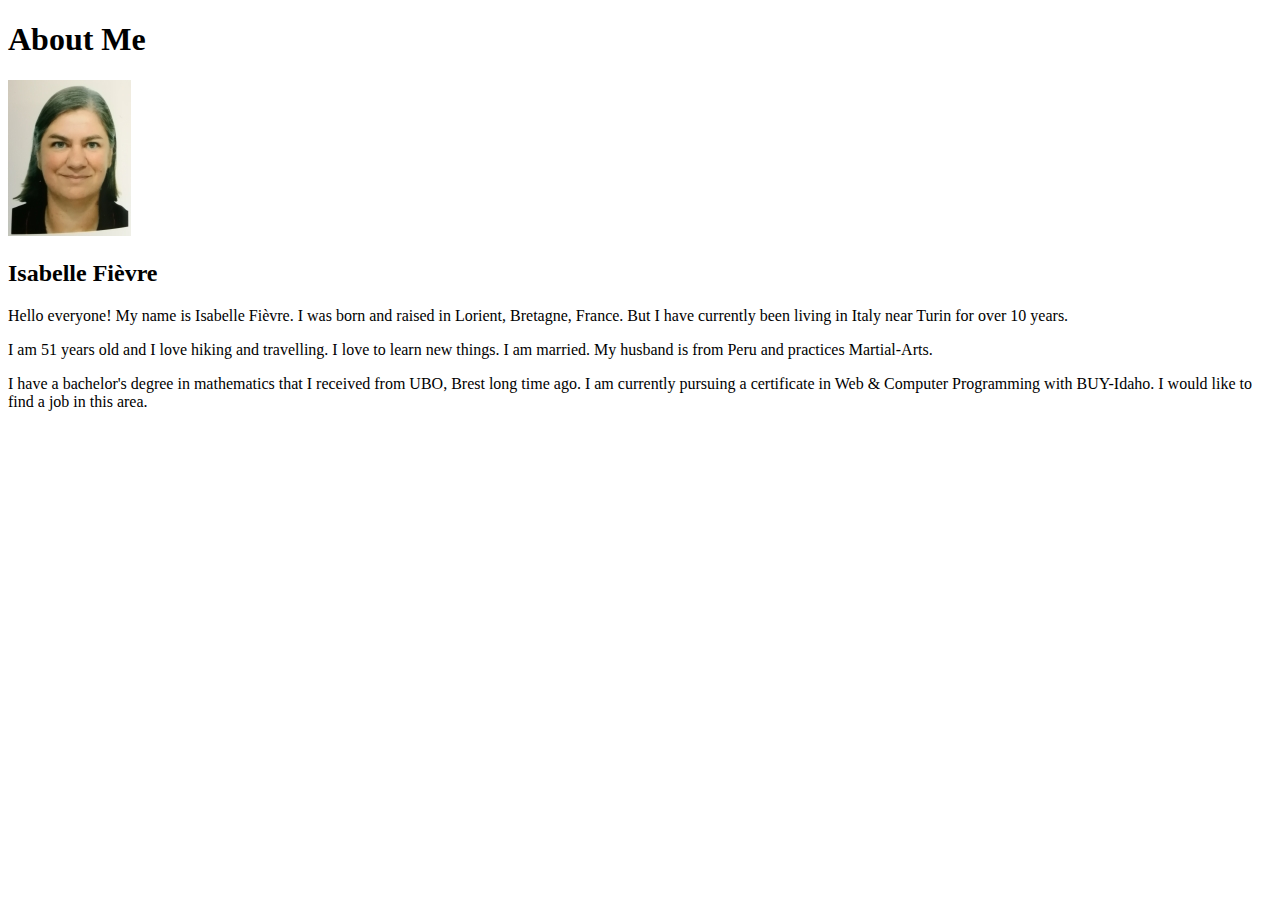
<file: aboutme/index.html>
<!DOCTYPE html>
<html lang="en">
<head>
    <meta charset="UTF-8">
    <meta http-equiv="X-UA-Compatible" content="IE=edge">
    <meta name="viewport" content="width=device-width, initial-scale=1.0">
    <title>All About Me</title>
</head>
<body>
   <h1>About Me</h1>
   <img alt="Image of me?" src="images/identity1.jpg" >
   <h2>Isabelle Fièvre</h2>
   <h2></h2> 
   <p>Hello everyone! My name is Isabelle Fièvre. I was born and raised in Lorient, Bretagne, France.
   But I have currently been living in Italy near Turin for over 10 years.</p>
   <p>I am 51 years old and I love hiking and travelling. I love to learn new things. I am married. My husband is from Peru and practices Martial-Arts. 
   </p>
   <p>I have a bachelor's degree in mathematics that I received from UBO, Brest long time ago.
   I am currently pursuing a certificate in Web & Computer Programming with BUY-Idaho. I would like to find a job in this area.</p>
   
</body>
</html>
</file>
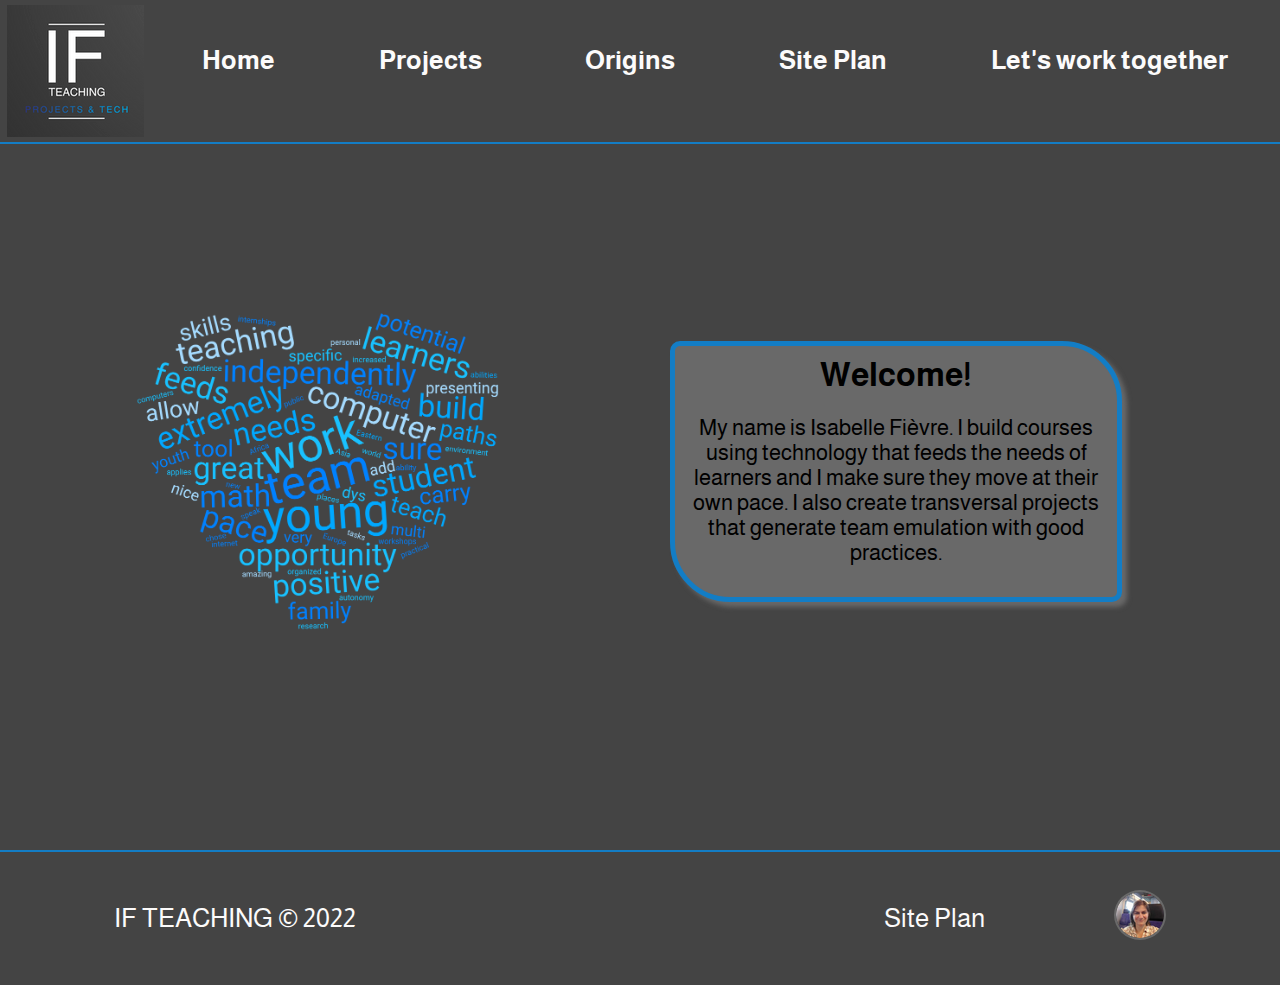
<file: ifteaching/index.html>
<!DOCTYPE html>
<html lang="en">
<head>
    <meta charset="UTF-8">
    <meta http-equiv="X-UA-Compatible" content="IE=edge">
    <meta name="viewport" content="width=device-width, initial-scale=1.0">
    <title>IF TEACHING Projects & Tech</title>
    <link rel="stylesheet" href="styles/style.css">

</head>
<body>   
    <div id="content">
        <header>
            <a id="logo_link" href="index.html">
                <img class="logo" src="images/logo-ift-final-medium.png" alt="IF TEACHING Logo">
            </a>
            <nav>
                <a href="index.html">Home</a>
                <a href="projects.html">Projects</a>
                <a href="origins.html">Origins</a>
                <a href="site-plan.html">Site Plan</a>
                <a href="https://www.linkedin.com/in/ifievre/?locale=en_US">Let's work together</a>
            </nav>
        </header>  
        <main class="home-grid">
            <img class="coeur" src="images/word-cloud-b.png" alt="word cloud">
            <section class="msg-home">
                <h2>Welcome!</h2>
                <p>My name is Isabelle Fièvre. I build courses using technology that feeds the needs of learners and I make sure they move at their own pace. I also create transversal projects that generate team emulation with good practices. 
                </p>
            </section>
        </main>
        <footer>
            <p>IF TEACHING &copy; 2022</p>
            <p><a href="site-plan.html">Site Plan</a></p>
            <div class="social">
                <a href="https://www.linkedin.com/in/ifievre/?locale=en_US" target="_blank">
                <img src="images/isa-in-l.png" alt="isa icon">
                </a>
            </div>
        </footer>
    </div>
</body>
</html>
</file>
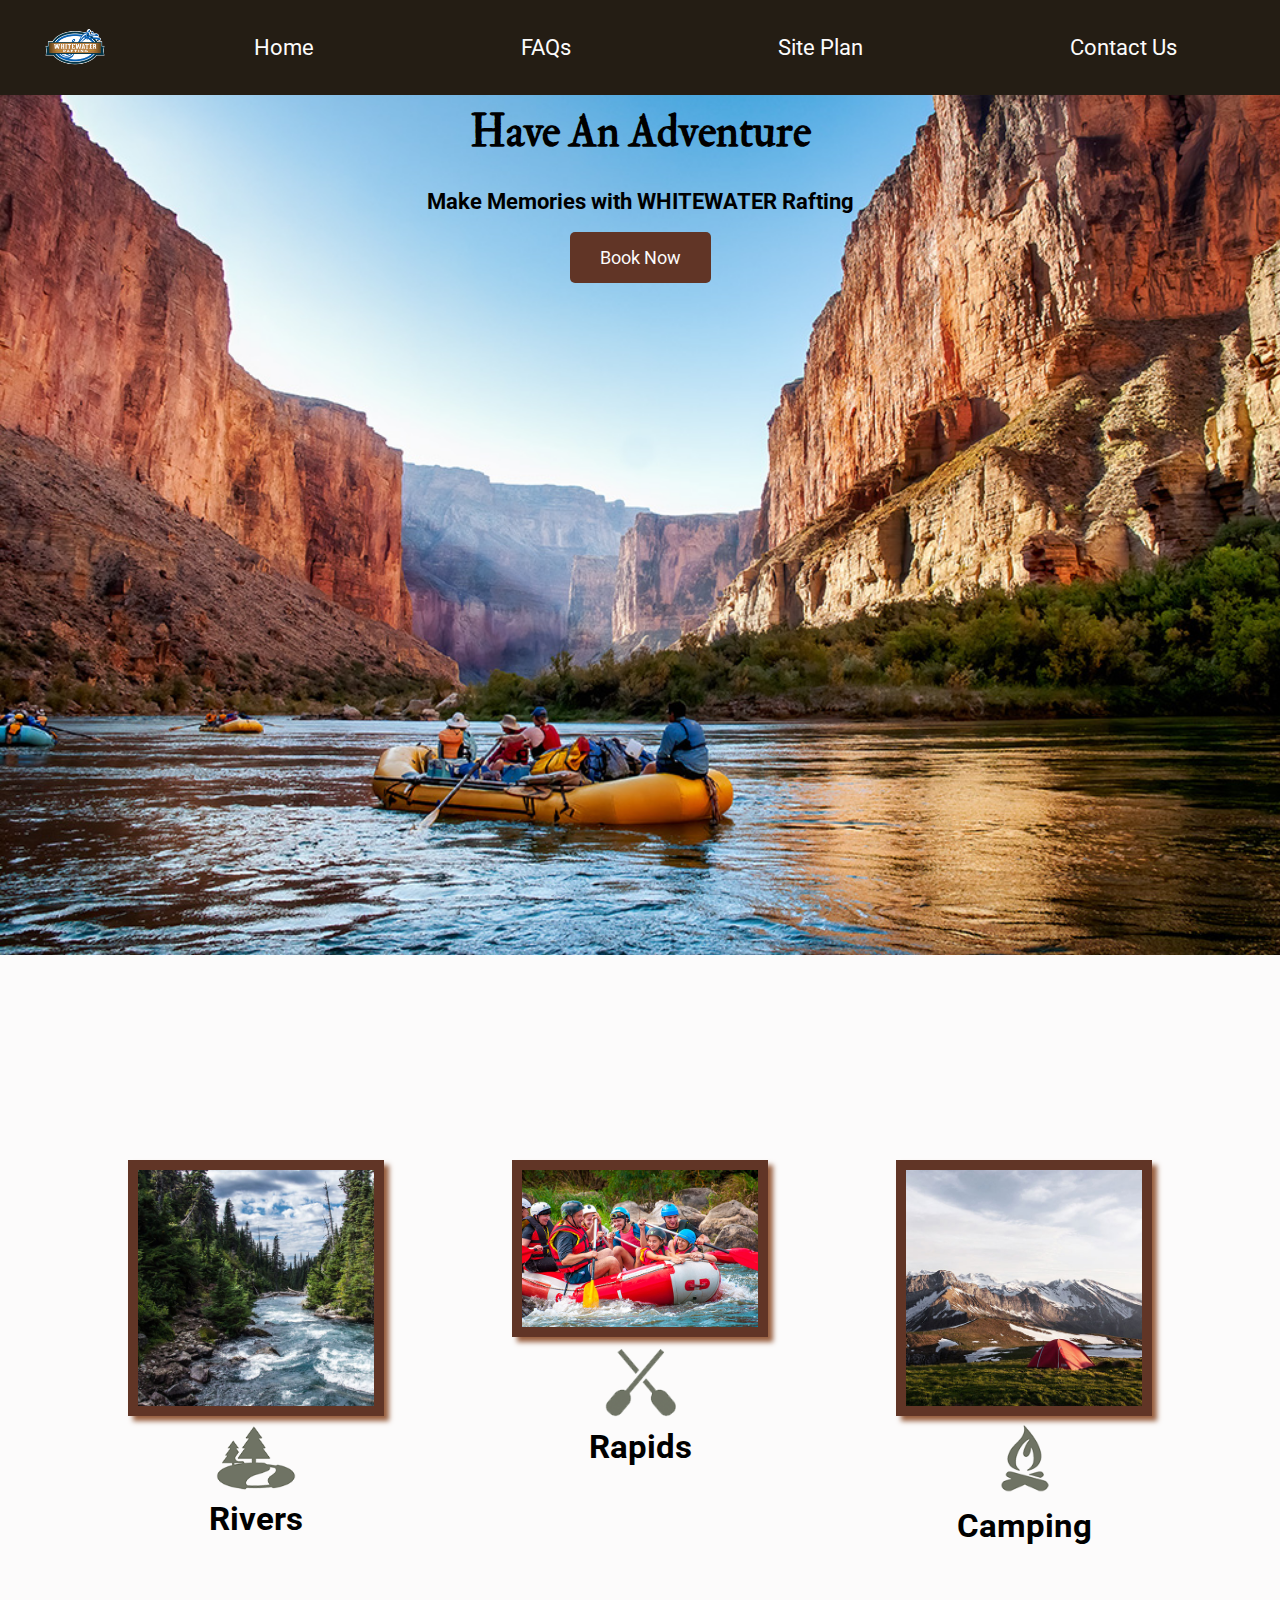
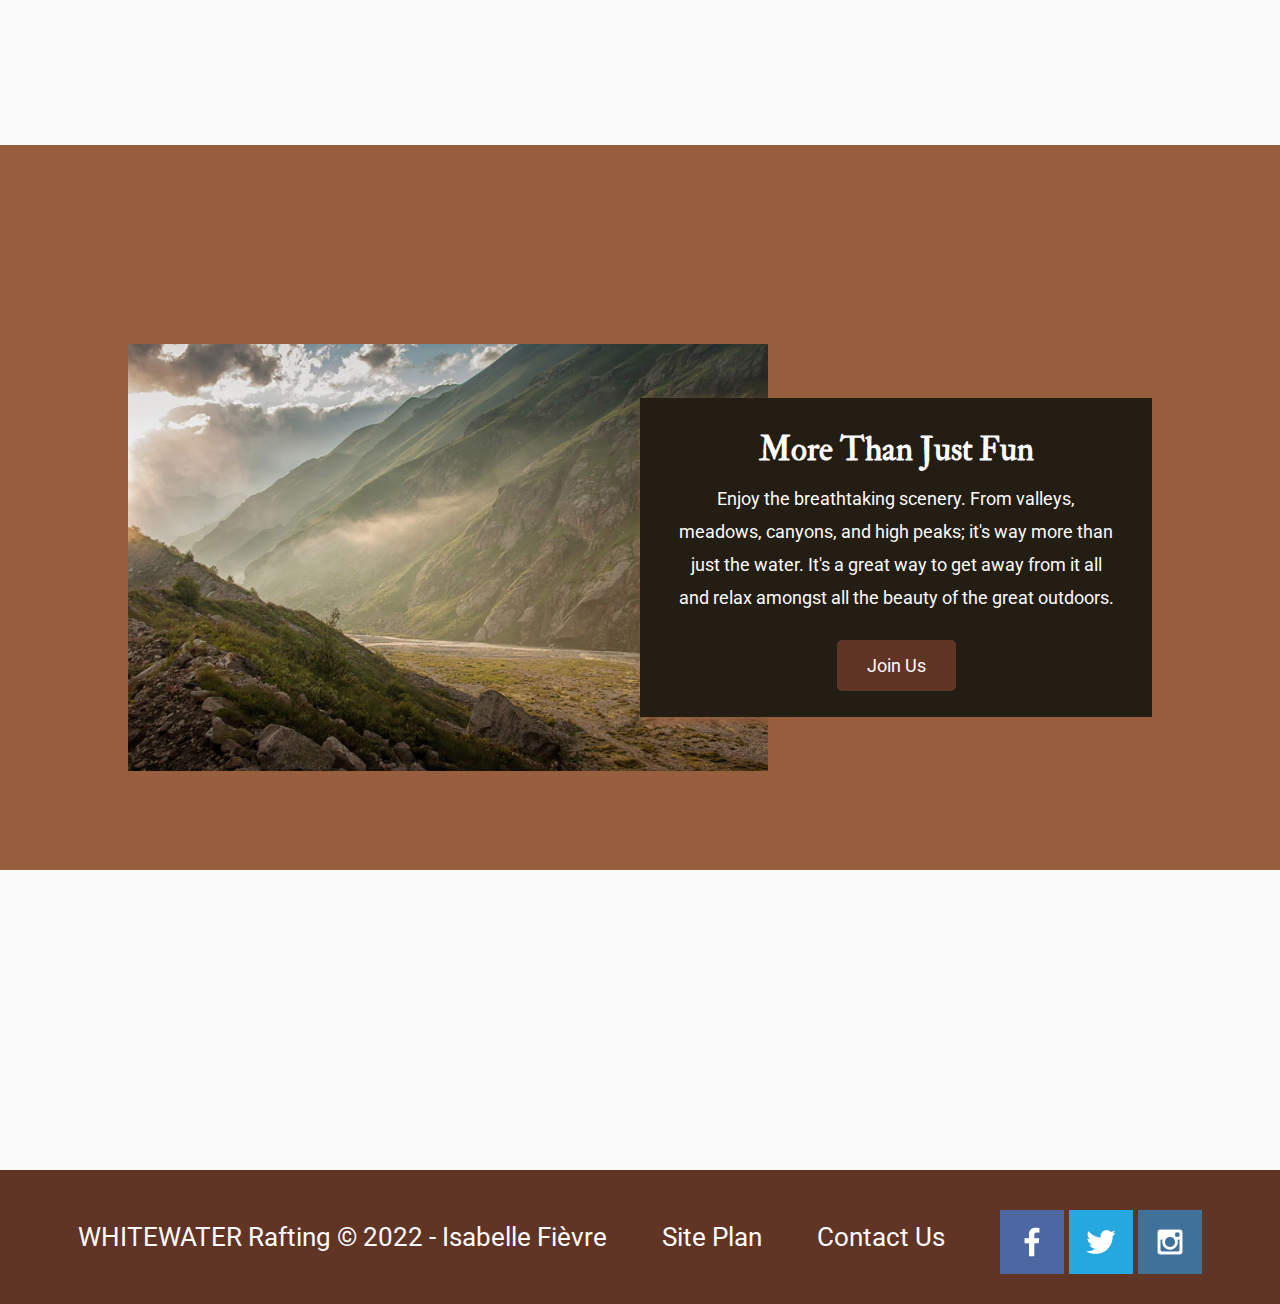
<file: wwr/index.html>
<!DOCTYPE html>
<html lang="en">
<head>
    <meta charset="UTF-8">
    <meta http-equiv="X-UA-Compatible" content="IE=edge">
    <meta name="viewport" content="width=device-width, initial-scale=1.0">
    <title>WHITEWATER Rafting Vacations</title>
    <link rel="stylesheet" href="styles/style.css">
</head>
<body>
    <div id="content">
        <header>
            <a id="logo_link" href="index.html">
                <img class="logo" src="images/WWR_Logo1.png" alt="WHITEWATER Rafting Logo">
            </a>
            <nav>
                <a href="index.html">Home</a>
                <a href="faqs.html">FAQs</a>
                <a href="site-plan-rafting.html">Site Plan</a>
                <a href="contactus.html">Contact Us</a>
            </nav>
        </header>       
        <div id="hero">
            <div id="hero-box">
                <img id="hero-img" src="images/hero.png" alt="People enjoying WHITEWATER rafting"> 
            </div>
            <section id="hero-msg">
                <h1 class="home-title">Have An Adventure</h1>
                <h4>Make Memories with WHITEWATER Rafting</h4>
                <div class="button-box">
                    <a class="book" href="contactus.html">Book Now</a>
                </div>
            </section>
        </div>
        <main class="home-grid">
            <section class="rivers-card">
                <img class="card-img" src="images/rivers.jpg" alt="river in forest">
                <img class="icon" src="images/river_icon.png" alt="river icon">
                <h2>Rivers</h2>
            </section>
            <section class="camping-card">
                <img class="card-img" src="images/camping.jpg" alt="tent in montain">
                <img class="icon" src="images/fire_icon.png" alt="fire icon">
                <h2>Camping</h2>
            </section>
            <section class="rapids-card">
                <img class="card-img" src="images/rapids.png" alt="rafting boat">
                <img class="icon" src="images/oars.png" alt="oars icon">
                <h2>Rapids</h2>
            </section>
            <div id="background"></div>
            <img class="mountains" src="images/mountains.jpg" alt="Misty mountains">
            <section class="msg">
                <h2>More Than Just Fun</h2>
                <p>Enjoy the breathtaking scenery. From valleys, meadows, canyons, and high peaks; it's way more than just the water. It's a great way to get away from it all and relax amongst all the beauty of the great outdoors.</p>
                <a class="join" href="contactus.html">Join Us</a>
            </section>
        </main>
        <footer>
            <p>WHITEWATER Rafting &copy; 2022 - Isabelle Fièvre</p>
            <p><a href="site-plan-rafting.html">Site Plan</a></p>
            <p><a href="contactus.html">Contact Us</a></p>
            <div class="social">
                <a href="https://facebook.com" target="_blank">
                <img src="images/facebook.png" alt="fb icon">
                </a>
                <a href="https://twitter.com" target="_blank">
                    <img src="images/twitter.png" alt="twitter icon">
                </a>
                <a href="https://instagram.com" target="_blank">
                    <img src="images/instagram.png" alt="instagram icon">
                </a>
            </div>
        </footer>
    </div>
</body>
</html>
</file>
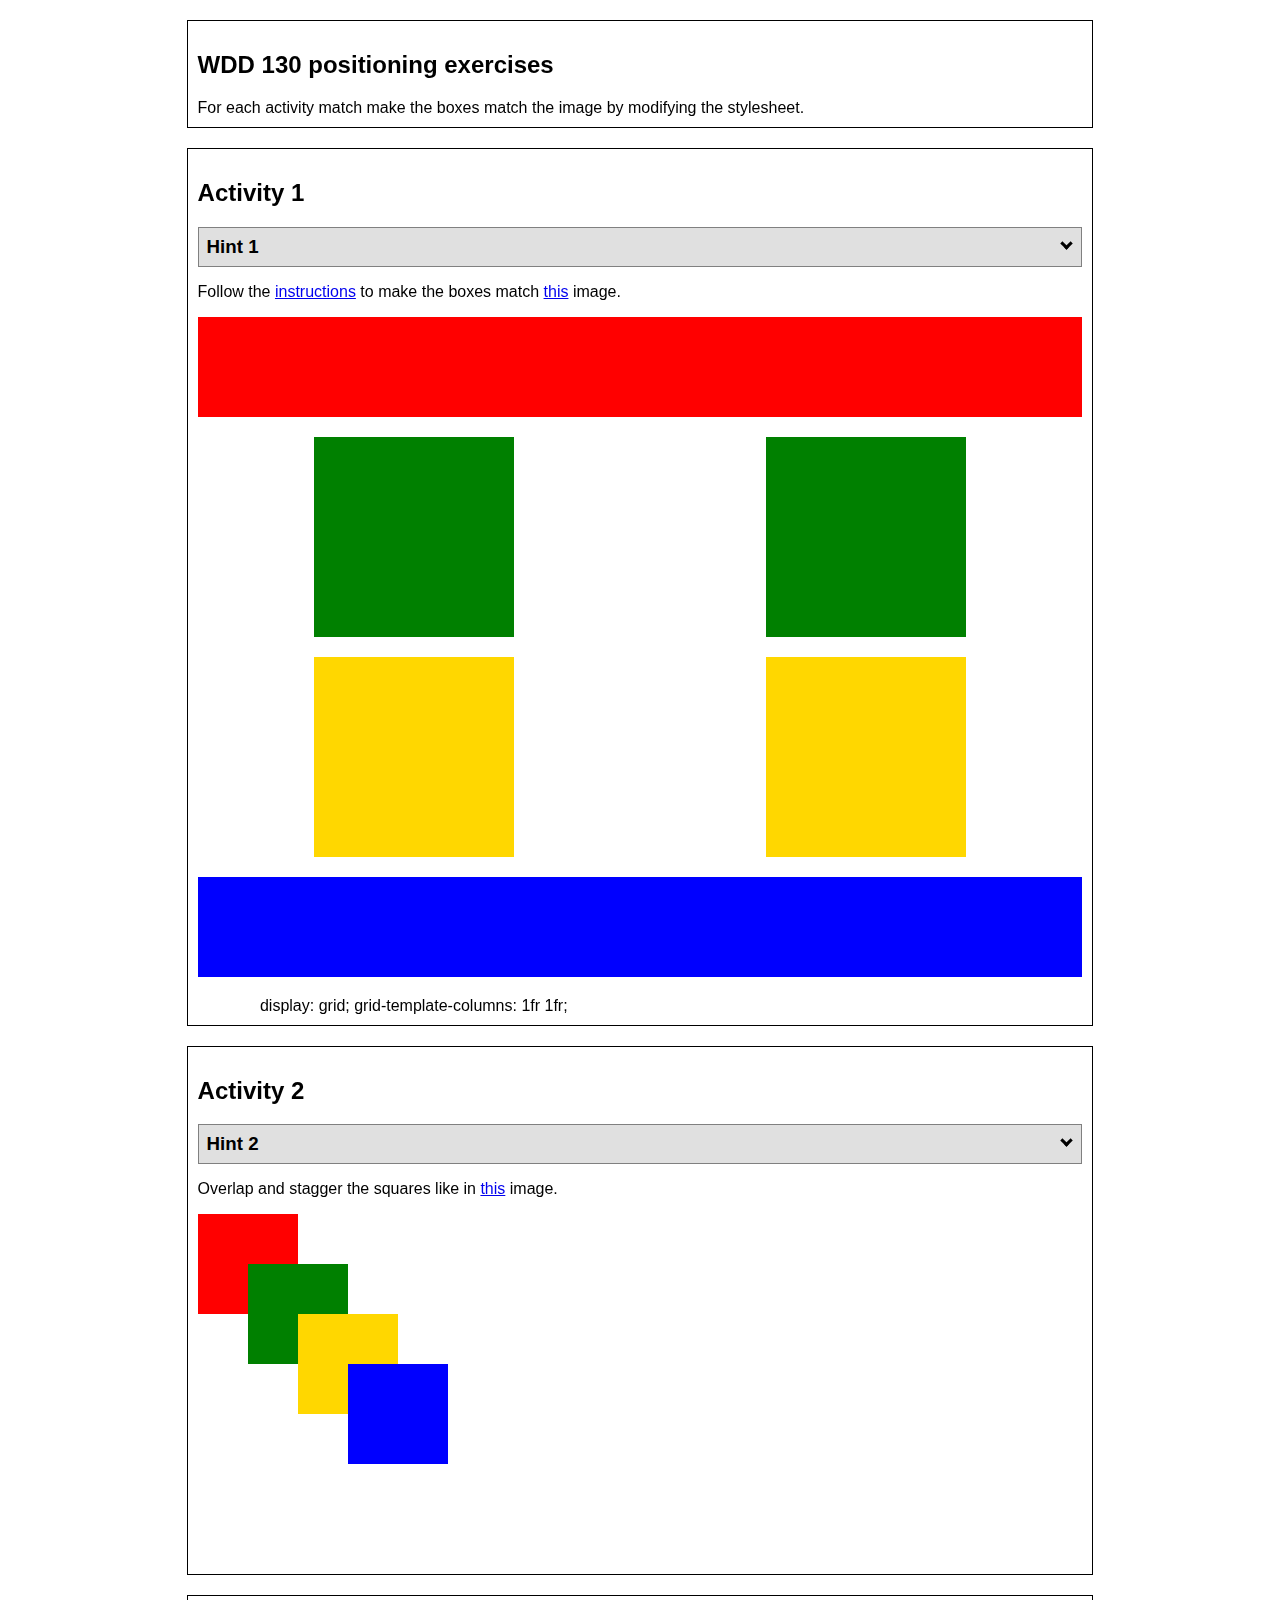
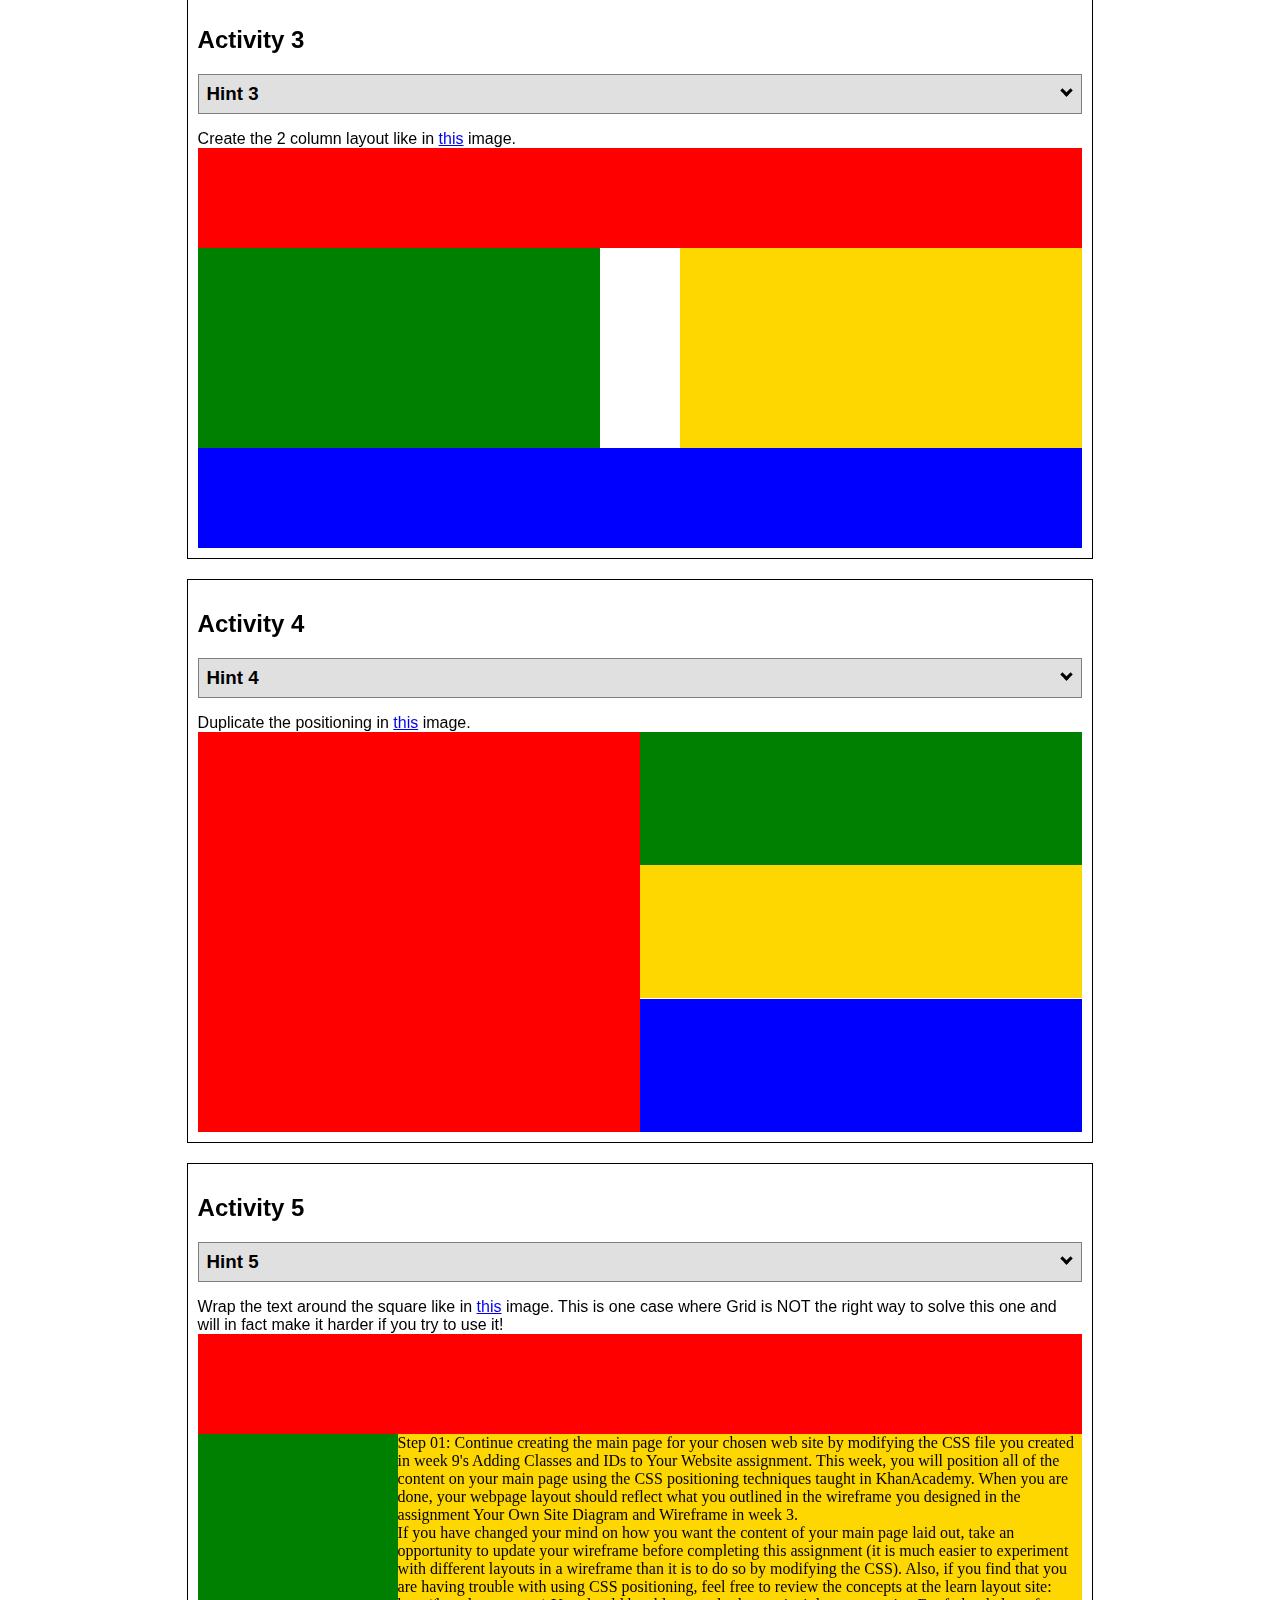
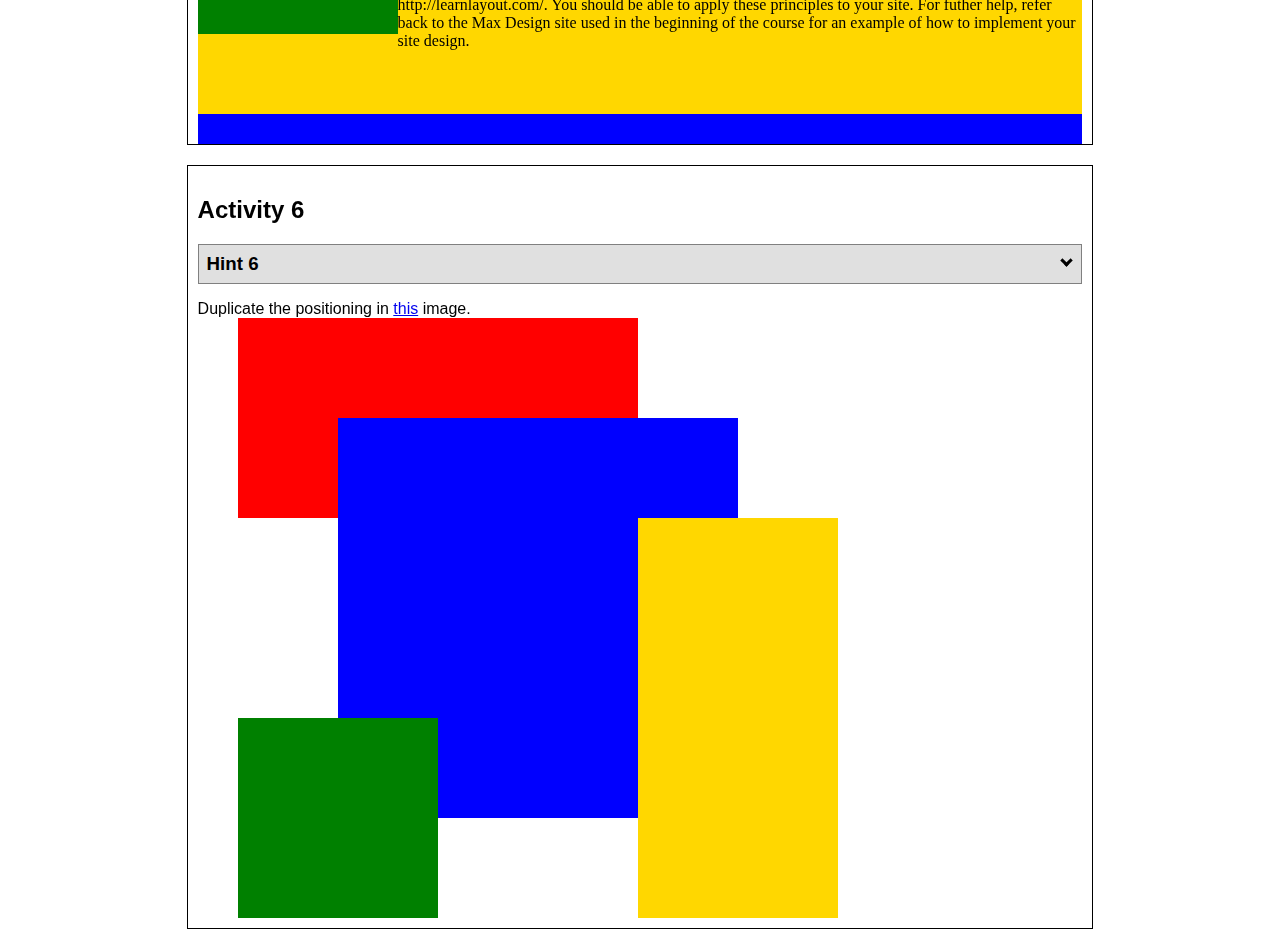
<file: positioning.html>
<!DOCTYPE html>
<html lang="en">
  <head>
    <!-- HTML - Name: positioning.html -->
    <title>Positioning Activity</title>
    <link rel="stylesheet" type="text/css" href="positionstyles.css" />
  </head>
  <body>
    <div class="activity">
      <h2>WDD 130 positioning exercises</h2>
      For each activity match make the boxes match the image by modifying the stylesheet.</div>
    <div class="activity">
      <h2>Activity 1</h2>
      <section class="hint"><input type="checkbox" ><i></i> <h3>Hint 1</h3><div><p>Check out the <a href="https://byui-wdd.github.io/wdd130/activities/w06-css-positioning.html" target="_blank">activity instructions</a> in Ilearn!</p></div></section>
      <p>Follow the <a href="https://byui-wdd.github.io/wdd130/activities/w06-css-positioning.html" target="_blank">instructions</a> to make the boxes match  <a href="https://byui-wdd.github.io/wdd130/images/example1.png" target="_blank">this</a> image.</p>
      <div class="content1" >
        <div class="red1" ></div>
        <div class="green1" ></div>
        <div class="green1" ></div>
        <div class="yellow1"></div>
        <div class="yellow1"></div>
        <div class="blue1"></div> display: grid;
  grid-template-columns: 1fr 1fr;
      </div>
    </div>
    <div class="activity">
      <h2>Activity 2</h2>
      <section class="hint"><input type="checkbox" > <h3>Hint 2</h3><i></i><div><p>Remember that the best way to shift elements around slightly on the page is with Margins.  You could also use Grid.  Either would work for this. If you choose margin, you can use a <em>negative</em> margin. (ie margin-top: -20px;)</p><h4>Properties used:</h4><ul><li>margin-top, margin-left</li><li>...or...</li><li>grid-template-columns: 50px 50px 50px 50px 50px </li></ul></div></section>
      <p>Overlap and stagger the squares like in <a href="https://byui-wdd.github.io/wdd130/images/example2.png" target="_blank">this</a> image.</p>
      <div class="content2" >
        <div class="red2" ></div>
        <div class="green2" ></div>
        <div class="yellow2"></div>
        <div class="blue2"></div>
      </div>
    </div>
    <div class="activity">
      <h2>Activity 3</h2>
      <section class="hint"><input type="checkbox" > <h3>Hint 3</h3><i></i><div><p>This one is going to be best solved with CSS Grid. Remember to make the boxes the right width first...then start moving them around. </p><h4>Properties used:</h4><ul><li>display:grid;</li><li>grid-template-columns:</li><li>grid-column-gap:</li>
        <li>grid-column:</li>  </ul></div></section>
      Create the 2 column layout like in <a href="https://byui-wdd.github.io/wdd130/images/example3.png" target="_blank">this</a>  image.
      <div class="content3" >
        <div class="red3" ></div>
        <div class="green3" ></div>
        <div class="yellow3"></div>
        <div class="blue3"></div>
      </div>
    </div>
    <div class="activity">
      <h2>Activity 4</h2>
      <section class="hint"><input type="checkbox" > <h3>Hint 4</h3><i></i><div><p>For the others we have been primarily concerned with width. For this one you will need to adjust height as well. </p><h4>Properties used:</h4><ul><li>display:grid;</li><li>grid-template-columns:</li><li>grid-row:</li></ul></div></section>
      Duplicate the positioning in <a href="https://byui-wdd.github.io/wdd130/images/example4.png" target="_blank">this</a> image. 
      <div class="content4" >
        <div class="red4" ></div>
        <div class="green4" ></div>
        <div class="yellow4"></div>
        <div class="blue4"></div>
      </div>
    </div>

    <div class="activity">
      <h2>Activity 5</h2>
      <section class="hint"><input type="checkbox" > <h3>Hint 5</h3><i></i><div><p>Grid is <strong>not</strong> the right way to do this.  In fact there is only one way to really do that...and that is with float. Remember that we float the thing we want the text to wrap around.  Also remember to start by making all the shapes the right size and shape.</p><h4>Properties used:</h4><ul><li>float: left;</li></ul></div></section>
      Wrap the text around the square like in <a href="https://byui-wdd.github.io/wdd130/images/example5.png" target="_blank">this</a> image. This is one case where Grid is NOT the right way to solve this one and will in fact make it harder if you try to use it!
      <div class="content5" >
        <div class="red5" ></div>
        <div class="green5" ></div>
        <div class="yellow5">Step 01: Continue creating the main page for your chosen web site by modifying the CSS file you created in week 9's Adding Classes and IDs to Your Website assignment. This week, you will position all of the content on your main page using the CSS positioning techniques taught in KhanAcademy. When you are done, your webpage layout should reflect what you outlined in the wireframe you designed in the assignment Your Own Site Diagram and Wireframe in week 3. <br />
          If you have changed your mind on how you want the content of your main page laid out, take an opportunity to update your wireframe before completing this assignment (it is much easier to experiment with different layouts in a wireframe than it is to do so by modifying the CSS). Also, if you find that you are having trouble with using CSS positioning, feel free to review the concepts at the learn layout site: http://learnlayout.com/. You should be able to apply these principles to your site. For futher help, refer back to the Max Design site used in the beginning of the course for an example of how to implement your site design.</div>
        <div class="blue5"></div>
      </div>
    </div>
    <div class="activity">
      <h2>Activity 6</h2>
      <section class="hint"><input type="checkbox" > <h3>Hint 6</h3><i></i><div><p>This one is all about visualizing the grid behind the layout. If you are having a hard time doing that first: all the sizes are even multiples of 100, and second here is another example with the lines drawn: <a href="https://byui-wdd.github.io/wdd130/images/example6-hint.png" target="_blank">example 6 with lines</a>. For this one you will find it easiest if you use px for the column width. You can also use <kbd>z-index</kbd> to control the element layering.    </p><h4>Properties used:</h4><ul><li>display:grid;</li><li>grid-template-columns:</li><li>grid-column:</li><li>grid-row:</li><li><a href="https://www.w3schools.com/cssref/pr_pos_z-index.asp" target="_blank">z-index:</a></li></ul></div></section>
      Duplicate the positioning in <a href="https://byui-wdd.github.io/wdd130/images/example6.png" target="_blank">this</a> image.
      <div class="content6" >
        <div class="red6" ></div>
        <div class="green6" ></div>
        <div class="yellow6"></div>
        <div class="blue6"></div>
      </div>
    </div>
  </body>
</html>
</file>
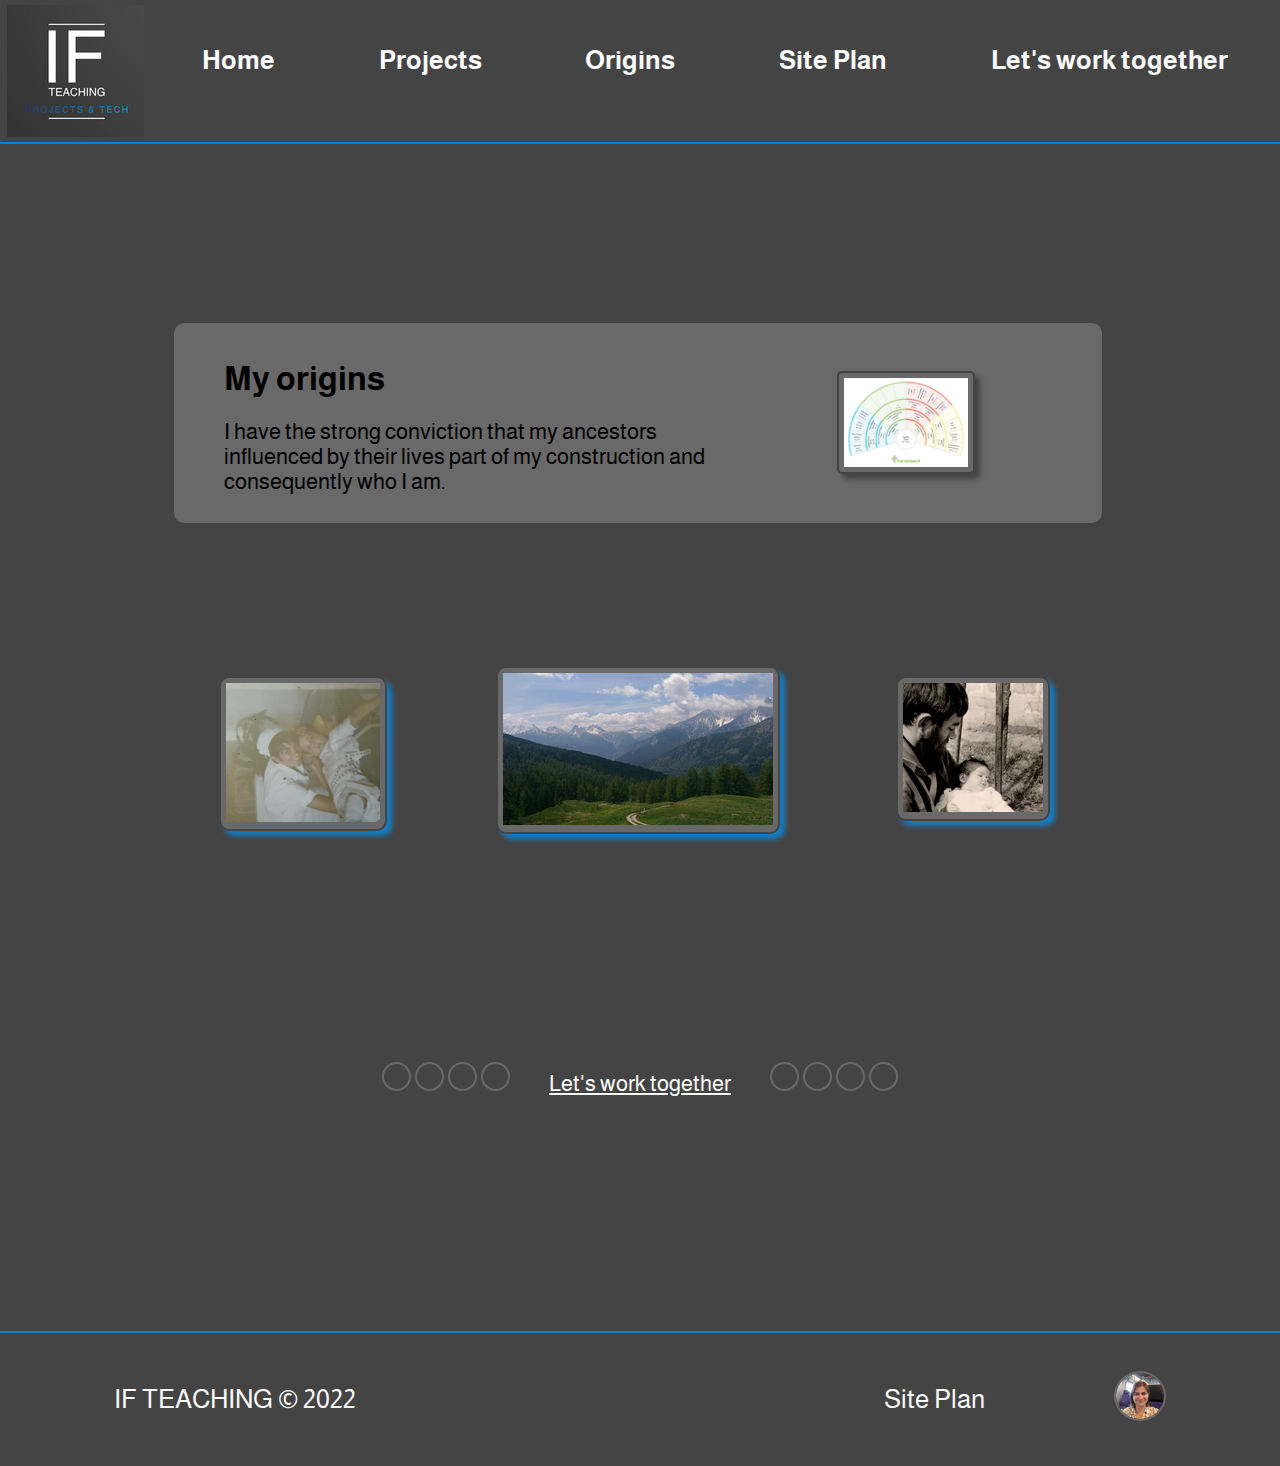
<file: ifteaching/origins.html>
<!DOCTYPE html>
<html lang="en">
<head>
    <meta charset="UTF-8">
    <meta http-equiv="X-UA-Compatible" content="IE=edge">
    <meta name="viewport" content="width=device-width, initial-scale=1.0">
    <title>My Origins</title>
    <link rel="stylesheet" href="styles/style.css">
</head>
<body>
    <div id="content">
        <header>
            <a id="logo_link" href="index.html">
                <img class="logo" src="images/logo-ift-final-medium.png" alt="IF TEACHING Logo">
            </a>
            <nav>
                <a href="index.html">Home</a>
                <a href="projects.html">Projects</a>
                <a href="origins.html">Origins</a>
                <a href="site-plan.html">Site Plan</a>
                <a href="https://www.linkedin.com/in/ifievre/?locale=en_US">Let's work together</a>
            </nav>
        </header>  
        <main class="origins-grid">
            <div class="text1">   
                <h2>My origins</h2>
                <p>
                I have the strong conviction that my ancestors influenced by their lives part of my construction and consequently who I am. 
                </p>
            </div> 
            <img class="card-origins" src="images/genealogy.png" alt="part of my genealogy">
            <div class="button22">
                <button type="button" onclick="toggle_text('span_txt22');">
                    <img class="card-button" src="images/mother.png" alt="my mother">
                </button>
            </div>
            <div class="span22">
                <span id="span_txt22" style="display:none;"> 
                    <strong>Service and Creativity</strong><br><br>
                    My mother was a nurse’s aide and worked with sick children in the hospital HRS in Giens when she was a young adult. She sewed, knitted, and embroidered and teached me to do the same. I learned crocheting too. I had the occasion to serve others all my life. For example, when I was a young adult, I crocheted toys for babies in a hospital and blankets for babies from families in need. My mother has a big sense of creativity and she transmitted it to me too. I apply it not only when I do handcrafts but also when I create a project. 
                </span> 
            </div>
            <div class="button11">
                <button type="button" onclick="toggle_text('span_txt11');">
                    <img class="card-button" src="images/rsz_les_alpes.png" alt="the Alpes">
                </button>
            </div>
            <div class="span11">
                <span id="span_txt11" style="display:none;">
                    <strong>Adaptation</strong><br><br>
                    My second great-father, Jean Baptiste Galliano, came from Piedmont, Italy with his parents to live in France. After having moved several times in my life, I came to live in Piedmont, 10 years ago. I see the mountains every day from my window and  I remember the life adaptations that my mother ancestors had to make, including her. From my father's side, my great-mother, Valentine, was a child of public assistance. She also had to adapt a lot throughout her life as a child as well as a woman. During my life, I learned to adapt to situations and my environment. In Particular, I met people from all over the world and I have worked with people with different ways of thinking and acting.  
                </span>
            </div>               
            <div class="button44">
                <button type="button" onclick="toggle_text('span_txt44');">
                    <img class="card-button" src="images/my-father-with-me.png" alt="my father with me">
                </button>
            </div>    
            <div class="span44">
                <span id="span_txt44" style="display:none;"> 
                    <strong>Self Learn</strong><br><br>
                    My father's mother, Valentine, had to learn a lot in her life as mother of numerous children. She also learned to drive when she was already of an advanced age to make life more joyful for her husband who suffered from a big physical handicap after a heavy accident at work. 
                    I have spent my whole life learning whether in person at school and university, in books, or online. I enjoy increasing my skills to effectively meet the needs of those I serve.
                </span> 
            </div>   
            <script>
              function toggle_text(id) {
                var span = document.getElementById(id);
                if(span.style.display == "none") {
                  span.style.display = "inline";
                } else {
                  span.style.display = "none";
                }
              }  
            </script>               
        </main>
        <div style="text-align:center">
            <span class="dot"></span>
            <span class="dot"></span>
            <span class="dot"></span>
            <span class="dot"></span>
            <a class="work" href="https://www.linkedin.com/in/ifievre/?locale=en_US">Let's work together</a>
            <span class="dot"></span>
            <span class="dot"></span>
            <span class="dot"></span>
            <span class="dot"></span>
        </div>
        <footer>
            <p>IF TEACHING &copy; 2022</p>
            <p><a href="site-plan.html">Site Plan</a></p>
            <div class="social">
                <a href="https://www.linkedin.com/in/ifievre/?locale=en_US" target="_blank">
                <img src="images/isa-in-l.png" alt="isa icon">
                </a>
            </div>
        </footer>
    </div>
</body>
</html>
</file>
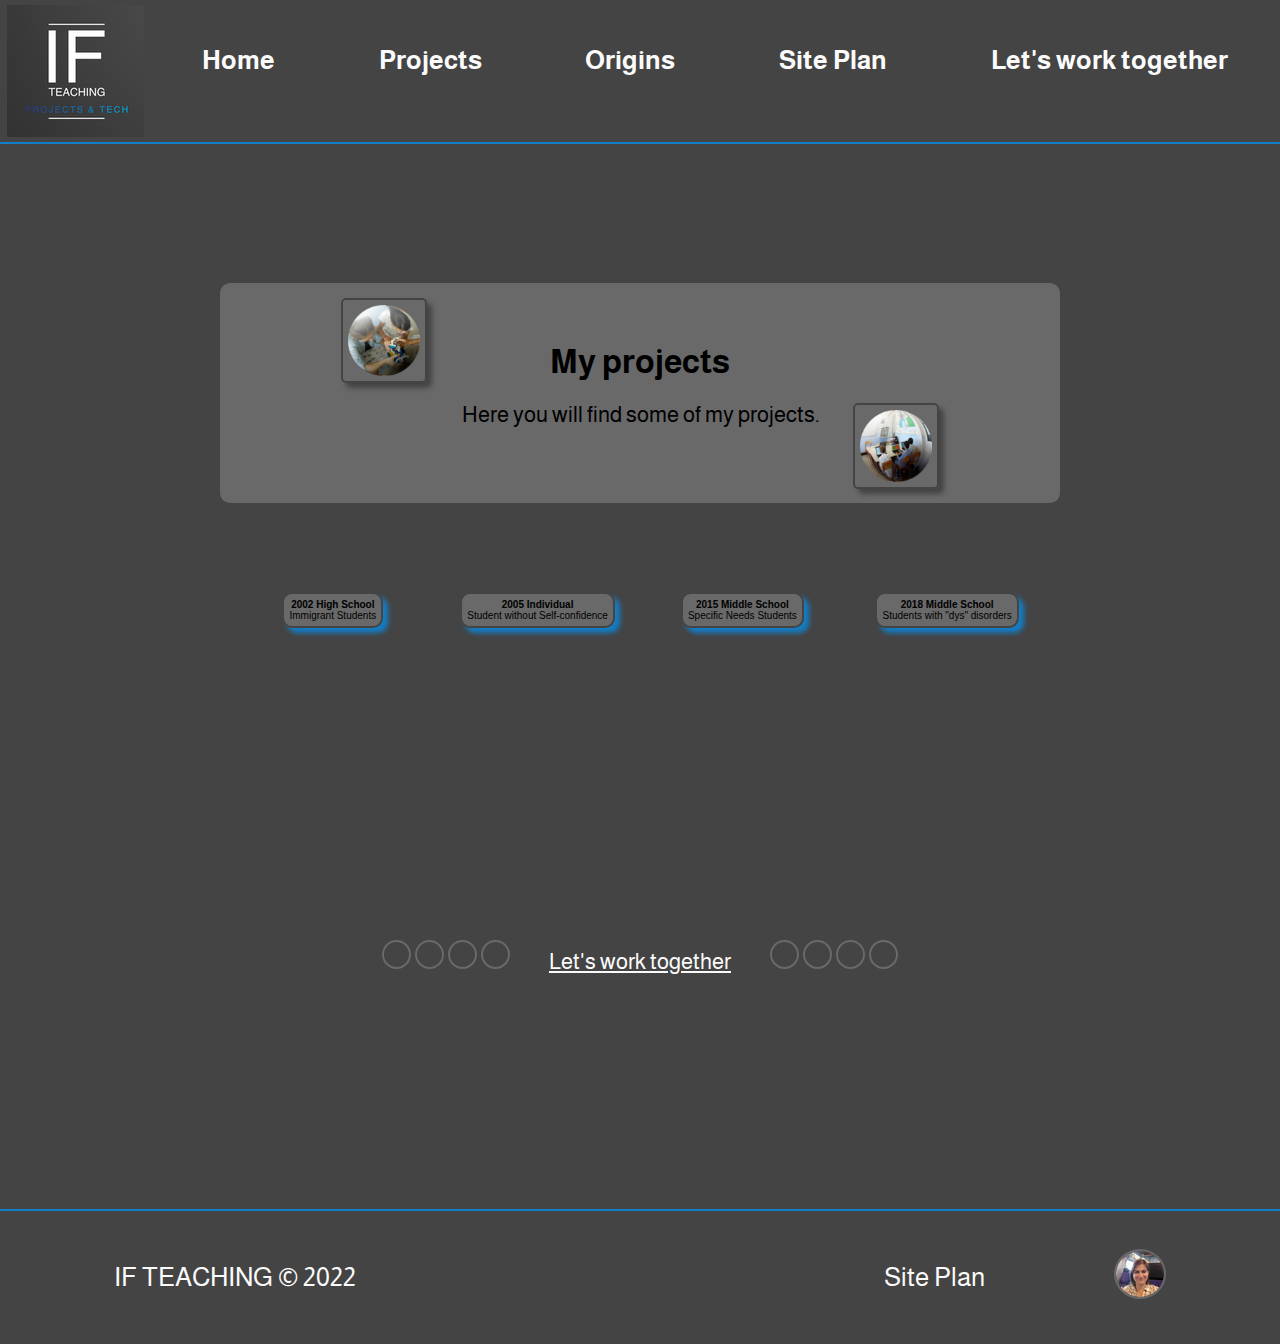
<file: ifteaching/projects.html>
<!DOCTYPE html>
<html lang="en">
<head>
    <meta charset="UTF-8">
    <meta http-equiv="X-UA-Compatible" content="IE=edge">
    <meta name="viewport" content="width=device-width, initial-scale=1.0">
    <title>My Projects</title>
    <link rel="stylesheet" href="styles/style.css">
</head>
<body>
    <div id="content">
        <header>
            <a id="logo_link" href="index.html">
                <img class="logo" src="images/logo-ift-final-medium.png" alt="IF TEACHING Logo">
            </a>
            <nav>
                <a href="index.html">Home</a>
                <a href="projects.html">Projects</a>
                <a href="origins.html">Origins</a>
                <a href="site-plan.html">Site Plan</a>
                <a href="https://www.linkedin.com/in/ifievre/?locale=en_US">Let's work together</a>
            </nav>
        </header>  
        <main class="project-grid">
            <img class="card1-project" src="images/rsz_img_20160613_130726.png" alt="students with solar object">
            <section class="text">   
                <h2>My projects</h2>
                <p>Here you will find some of my projects.</p>
            </section> 
            <img class="card2-project" src="images/rsz_img_20160609_115645.png" alt="students with laptop">           
            <div class="button1">
                <button type="button" onclick="toggle_text('span_txt1');"><strong>2002 High School</strong><br>Immigrant Students
                </button>
            </div>
            <div class="span1">
                <span id="span_txt1" style="display:none;"><strong>2002 - High School</strong><br><br>I was part of a very good local Initiative Project for a group of 18 young people aged 16 to 18 newcomers in France from various places in the world (Asia, Africa, Eastern Europe, Islands). The young people were, for the most part, lost in their new environment and extremely shy. They didn't know how to speak in public. I created a course and workshops with computers and the internet. I also organized tasks to be performed outside: They worked like a team. The results were that the confidence of these amazing young people has increased as well as their ability to communicate and work alone and in a team. The same applies to their autonomy. Around 75% obtained their practical internships through personal research. The result was superior to all other groups followed by the same association. All the young people who chose to stay in France (i.e. 16 out of 18) received a positive orientation which corresponded to their abilities for the next school year.
                </span>
            </div>               
            <div class="button2">
                <button type="button" onclick="toggle_text('span_txt2');"><strong>2005 Individual</strong><br>Student without Self-confidence
                </button>
            </div>
            <div class="span2">
                <span id="span_txt2" style="display:none;"> 
                    <strong>2005 - Individual</strong><br><br>I followed with great pleasure a teenage girl during 2 years of middle school with a big lack of understanding in mathematics. As a result, she lost self-confidence and the desire to work in general. I gave her lessons focusing on analysis and algebra in view of her desire for school orientation. I created and developed a visual working method and worked from the simplest to the most complex. I also accompanied her in her professional project through her school project. The results were that her grades improved to excellence in some areas. She regained her confidence. She worked harder and progressed in other subjects. She realized her wish for school orientation: she successfully obtained her BEP in sales and then continued with a professional baccalaureate where she also obtained good results, and, finally, she went on to college.
                </span>
            </div>
            <div class="button3">
                <button type="button" onclick="toggle_text('span_txt3');">
                    <strong>2015 Middle School</strong><br>Specific Needs Students
                </button>
            </div>    
            <div class="span3">
                <span id="span_txt3" style="display:none;"> 
                    <strong>2015 - Middle School</strong><br><br>During the time I worked at LFI Jean Giono, I had the wonderful opportunity to teach 2 first year middle school classes in math and technology. Using the computer tool in almost all the courses, I could individualize the knowledge paths as well as allow a large team work to carry out projects.
                    During this school year, I had the great opportunity to work in partnership with the family of a student who had had an birth intellectually disabling cerebral accident. In my classes, I also had an asperger student, several high potential students, and students with academic difficulties ... Creating interesting projects and meeting their needs while also letting them work independently generated a climate of class extremely positive and benevolent. All the students were able to give the best of themselves and be satisfied both with their work and rejoice in the performance of others.
                    For example, the young Asperger was able to show the whole class his growing sketchup skills. Similarly, young girls have performed well at the national level in the computer competition "Castor Informatique".
                </span> 
            </div>
            <div class="button4">
                <button type="button" onclick="toggle_text('span_txt4');"><strong>2018 Middle School</strong><br>Students with "dys" disorders
                </button>
            </div>    
            <div class="span4">
                <span id="span_txt4" style="display:none;"><strong>2018 - Middle School</strong><br><br>
                    I created, implemented and animated adapted teaching and learning programs for a little group of middle school students presenting multi-dys disorders.It was a great experience of learning and of doing. I also worked within a multidisciplinary team.
                    In addition, inside my teenage class, I created a specific teaching for a nice 12 years boy with no background in numeracy. He couldn't add (either to understand the meaning of a number) and so on. He was unable to pay attention and work alone at first too. I worked as a team with the speech therapist and used a Montessori pedagogical approach as well.
                    The results were that the youth got the basics in math and started working independently using a laptop. He also was well integrated within the class and participated well in team activities.
                </span> 
            </div>   
            <script>
              function toggle_text(id) {
                var span = document.getElementById(id);
                if(span.style.display == "none") {
                  span.style.display = "inline";
                } else {
                  span.style.display = "none";
                }
              }  
            </script> 
        </main>
        <div style="text-align:center">
            <span class="dot"></span>
            <span class="dot"></span>
            <span class="dot"></span>
            <span class="dot"></span>
            <a class="work" href="https://www.linkedin.com/in/ifievre/?locale=en_US">Let's work together</a>
            <span class="dot"></span>
            <span class="dot"></span>
            <span class="dot"></span>
            <span class="dot"></span>
        </div>
        <footer>
            <p>IF TEACHING &copy; 2022</p>
            <p><a href="site-plan.html">Site Plan</a></p>
            <div class="social">
                <a href="https://www.linkedin.com/in/ifievre/?locale=en_US" target="_blank">
                <img src="images/isa-in-l.png" alt="isa icon">
                </a>
            </div>
        </footer>
    </div>
</body>
</html>
</file>
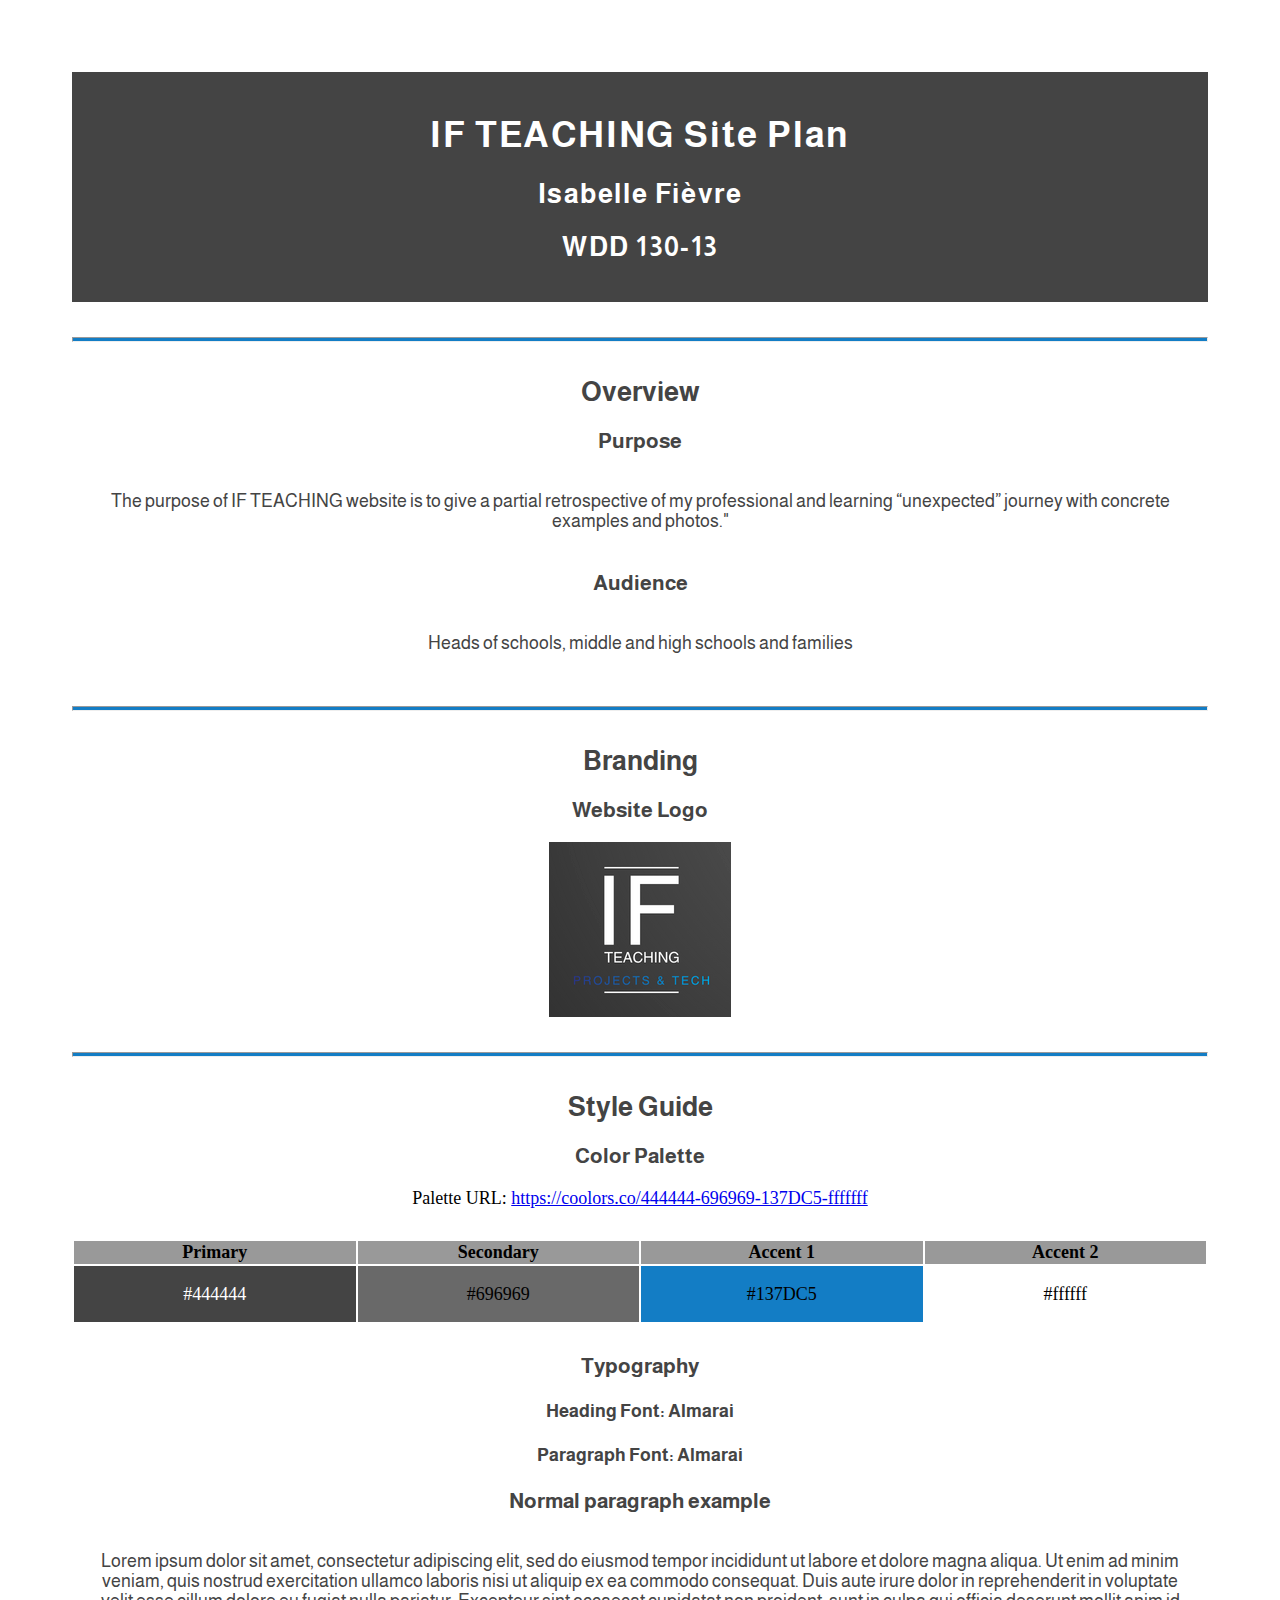
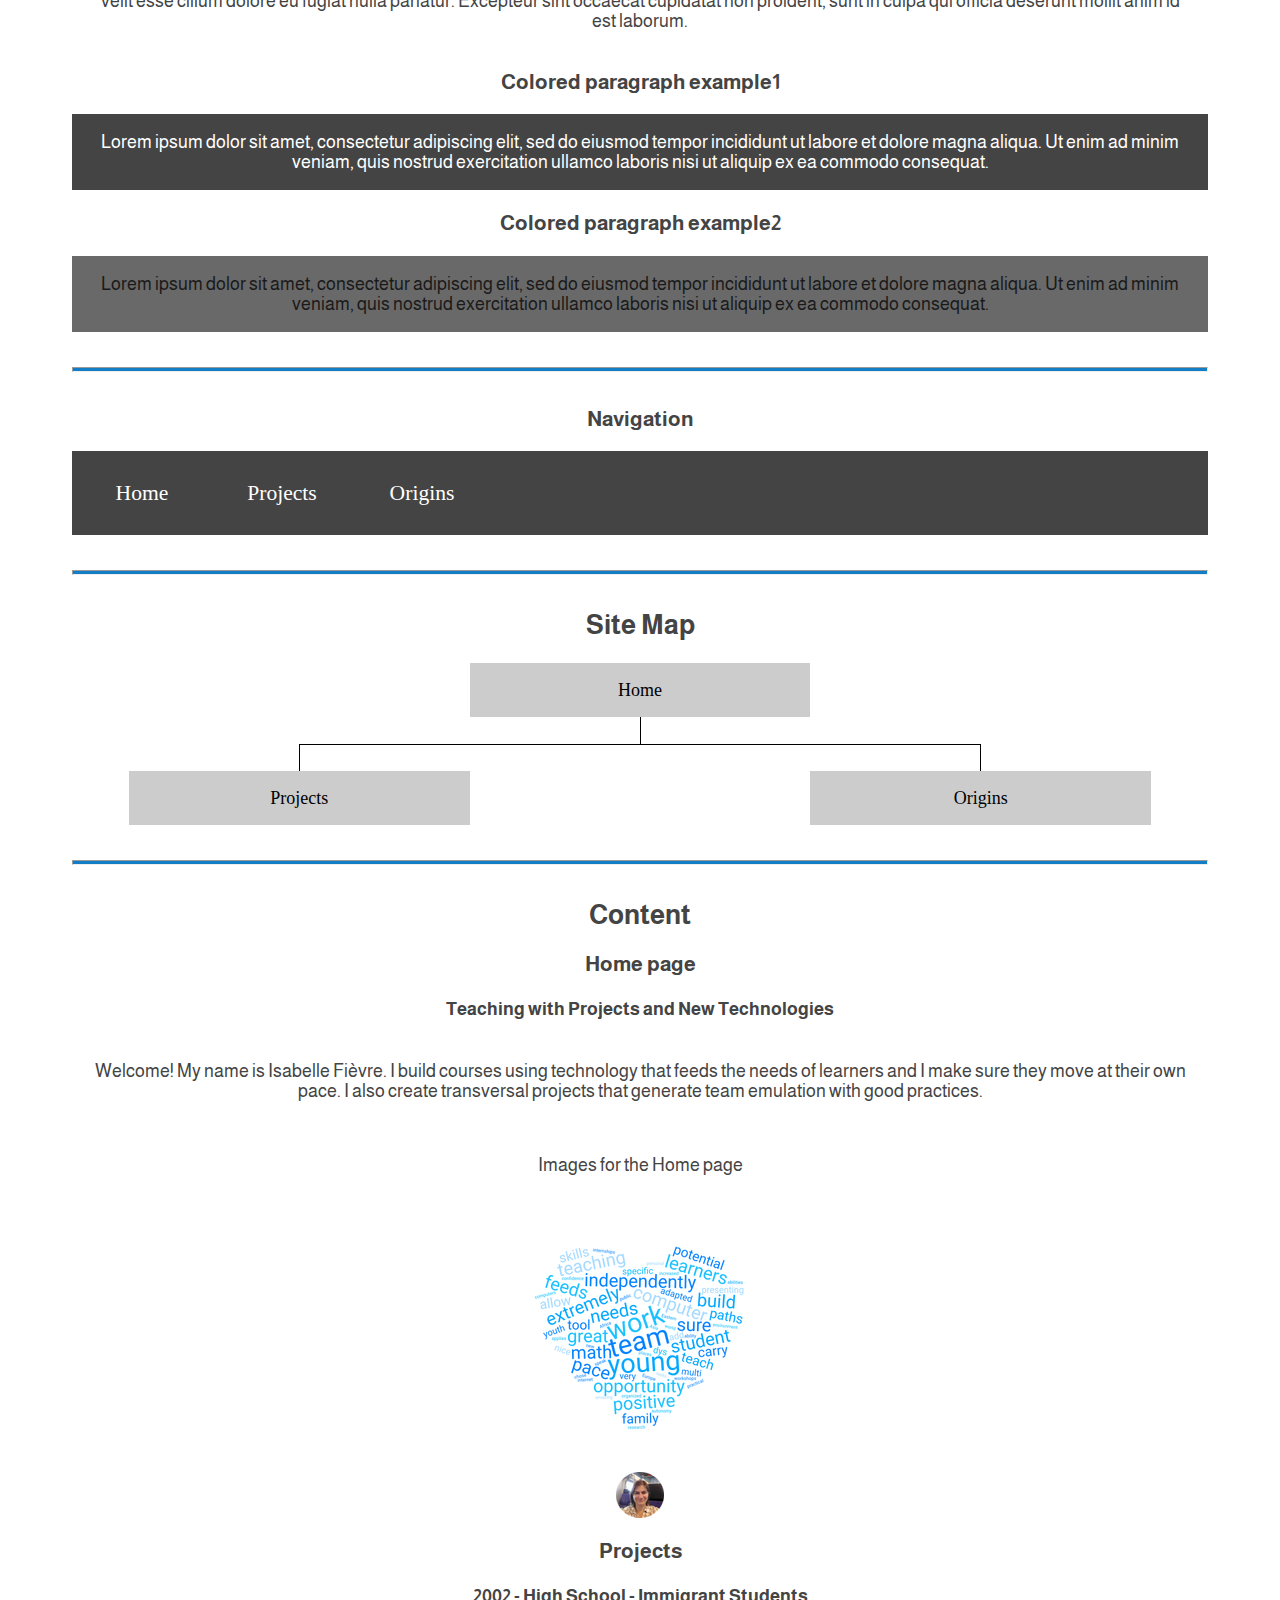
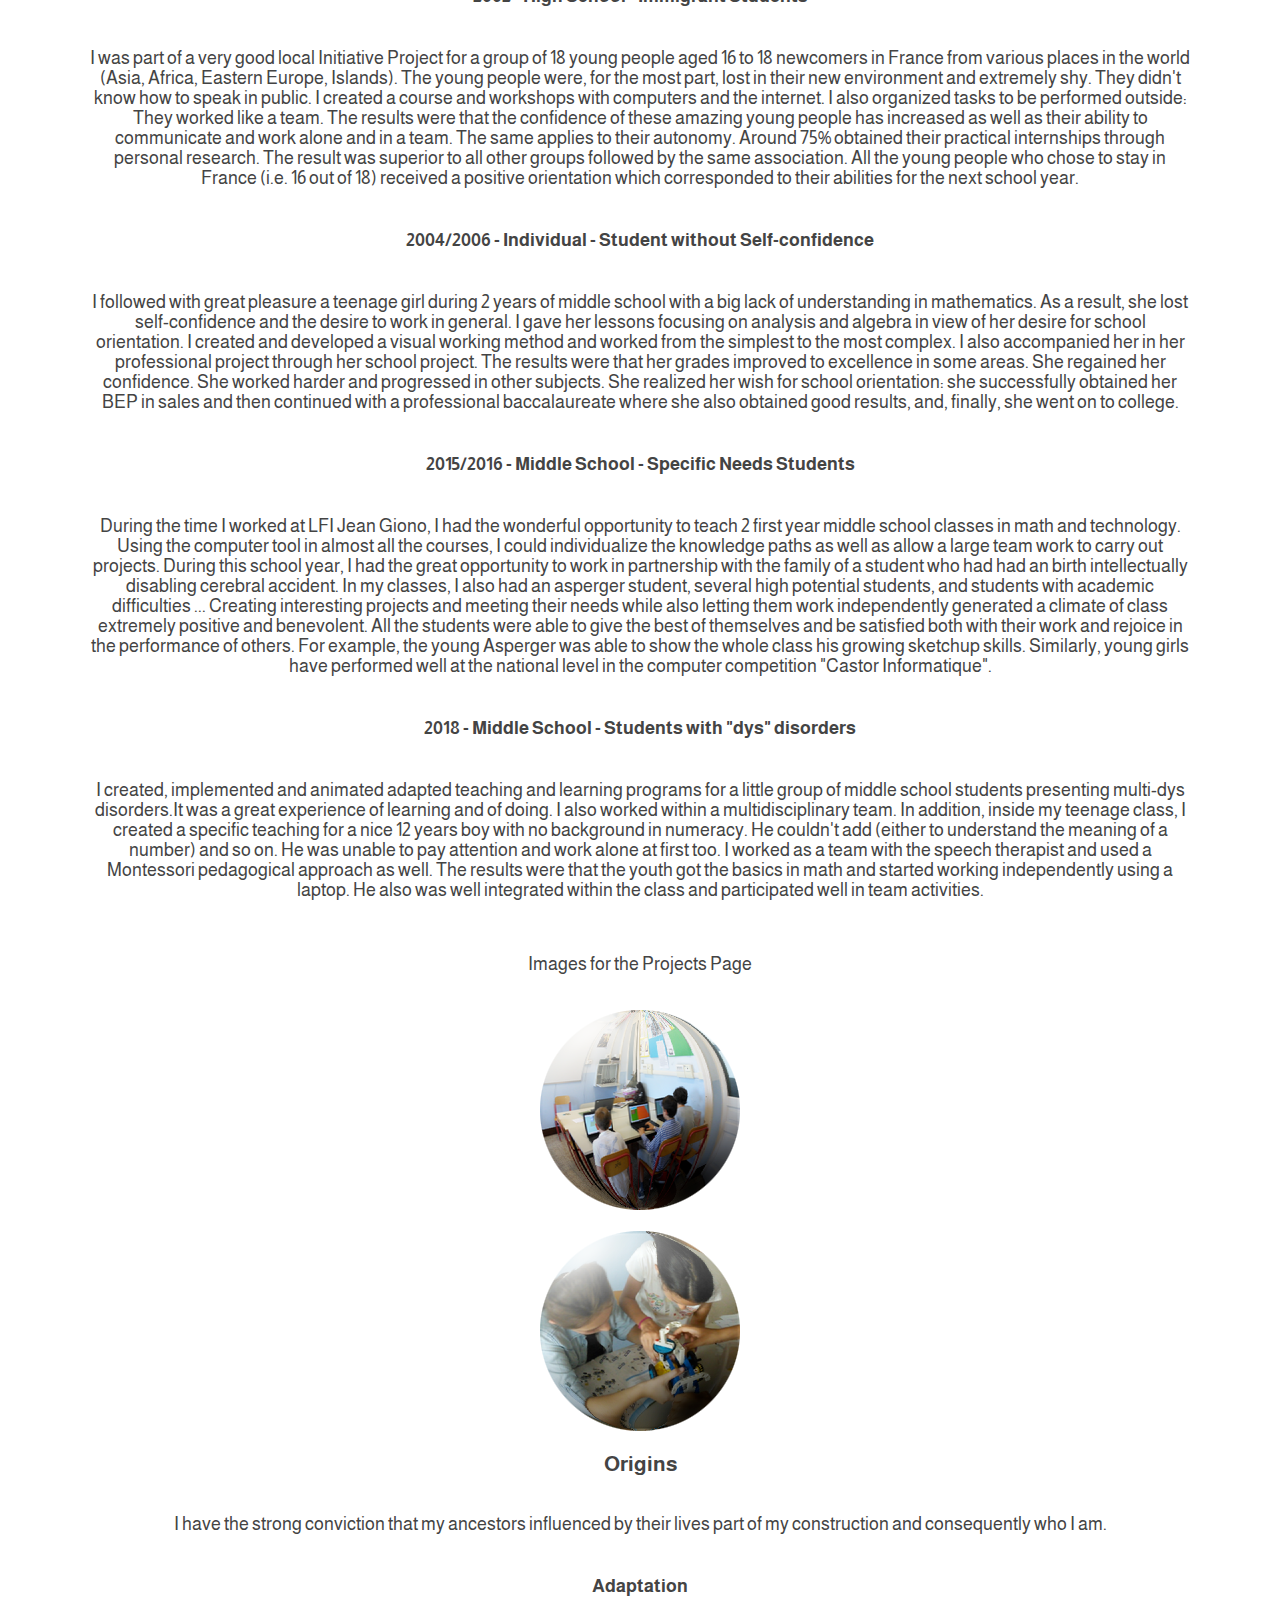
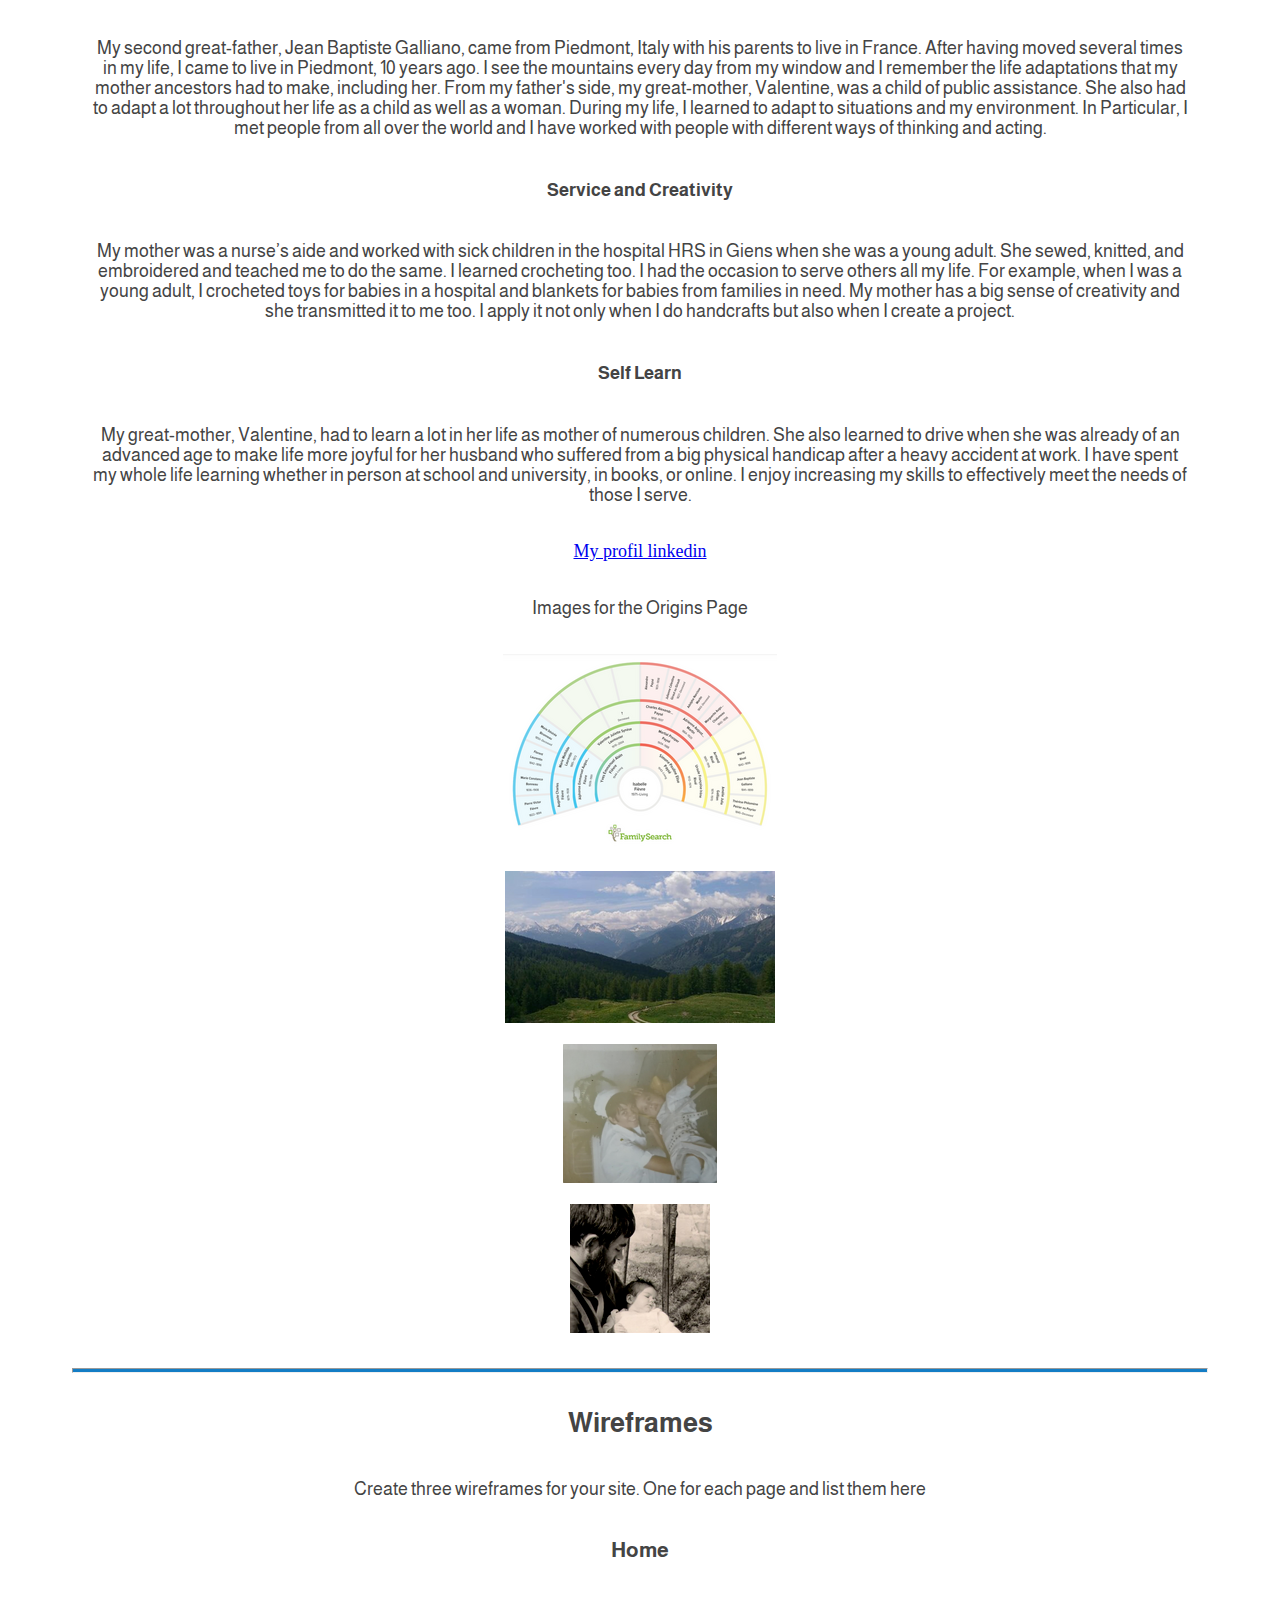
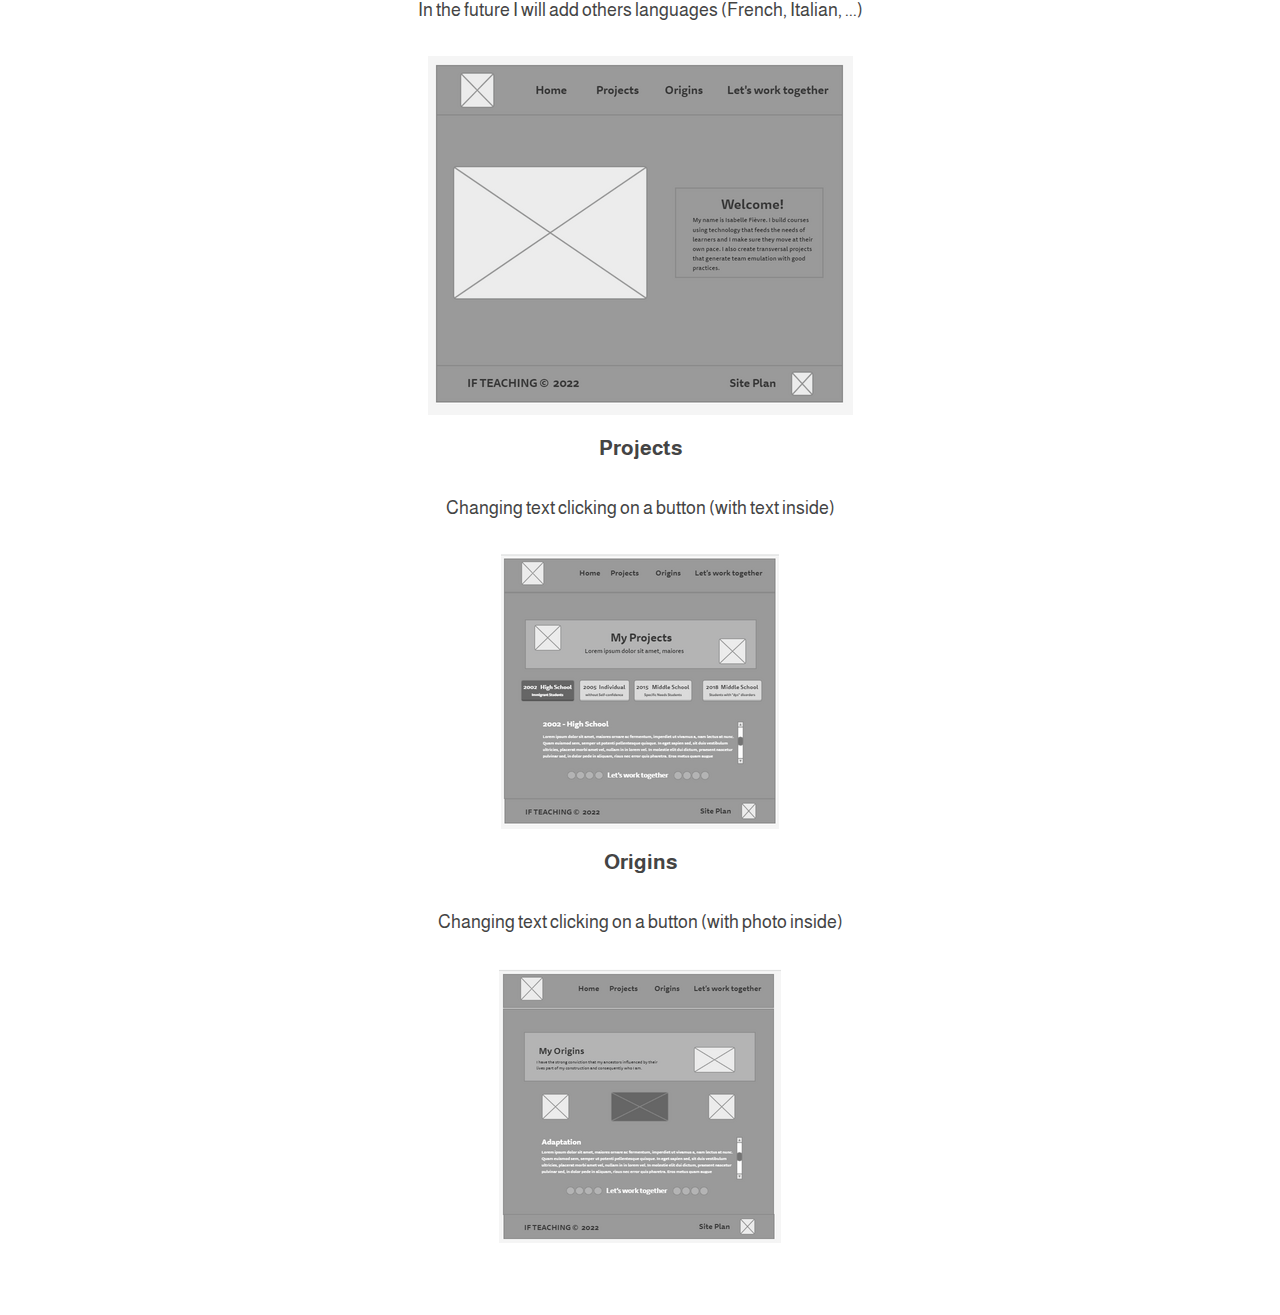
<file: ifteaching/site-plan.html>
<!DOCTYPE html>
<html lang="en-us">
    
  <head>
    <meta charset="utf-8">
    <title>Site Plan</title>
    <link type="text/css" rel="stylesheet" href="styles/site-plan.css">
  </head>

  <body>
    <header>
      <h1>IF TEACHING Site Plan</h1>
      <h2></h2>
      <h2>Isabelle Fièvre</h2>
      <h2>WDD 130-13</h2>
      <!-- In the header above, add the name or your site, your name and class number. For example if you are in section 3 you would put WDD 130.03 -->
    </header>
    <main>

      <!-- ------------------------Steps 2-3------------------------------ -->
      <hr>
      <h2>Overview</h2>
      <h3>Purpose</h3>
      <p>The purpose of IF TEACHING website is to give a partial retrospective of my professional and learning “unexpected” journey with concrete examples and photos."</p>  <!-- change this -->


      <h3>Audience</h3>
      <p>Heads of schools, middle and high schools and families</p>  <!-- change this -->

      <hr>
      <h2>Branding</h2>
      <h3>Website Logo</h3>
      <!-- Replace this with some sort of logo for your site.  A logo can be as simple as the name of your site in a nice font :) -->
      <img src="images/logo-ift-final.png" alt="Logo image">
      <hr>
      <h2>
        Style Guide
      </h2>

      <!-- ------------------------Steps 4-8------------------------------ -->

      <h3>
        Color Palette
      </h3>
      <!--  The colors you choose for a website are one of the most important decisions you will make. Follow the instructions on the activity in iLearn then return and replace the color codes below with the hex color codes (the 6 digit numbers that show at the bottom of each color) for the colors you have chosen below.  You should have at least 2 colors but do not have to fill in all 4 if you do not need them.  -->

      <!-- Copy and paste the URL to your finished palette below Make sure to paste it into both spots -->
      Palette URL: <a href="https://coolors.co/444444-696969-137DC5-ffffff" target="_blank">https://coolors.co/444444-696969-137DC5-fffffff</a>


      <table class="colors">
        <tr><th>Primary</th><th>Secondary</th><th>Accent 1</th><th>Accent 2</th></tr>
        <!-- Replace the numbers in the boxes below with your hex color codes. Then switch to the site-plan.css file and change your colors there as well. -->
        <tr><td class="primary">#444444</td><td class="secondary">#696969</td><td class="accent1">#137DC5</td><td class="accent2">#ffffff</td></tr>
      </table>

      <!-- ------------------------Step 9------------------------------ -->

      <h3>
        Typography
      </h3>
      <!-- Choose a font for your paragraphs (body copy) and headlines. What font(s) have you chosen? Why did you choose what you did?  Make sure to review the list of web safe fonts at W3Schools.org as a starting point.  Think also about which of your colors above you might use for background and font colors. -->

      <h4>
        Heading Font: Almarai  <!-- change this -->
      </h4>
      <h4>
        Paragraph Font: Almarai  <!-- change this -->
      </h4>
      <h3>
        Normal paragraph example
      </h3>
      <p>
        Lorem ipsum dolor sit amet, consectetur adipiscing elit, sed do eiusmod tempor incididunt ut labore et dolore magna aliqua. Ut enim ad minim veniam, quis nostrud exercitation ullamco laboris nisi ut aliquip ex ea commodo consequat. Duis aute irure dolor in reprehenderit in voluptate velit esse cillum dolore eu fugiat nulla pariatur. Excepteur sint occaecat cupidatat non proident, sunt in culpa qui officia deserunt mollit anim id est laborum.
      </p>
      <h3>
        Colored paragraph example1
      </h3>
      <p class="colored">
        Lorem ipsum dolor sit amet, consectetur adipiscing elit, sed do eiusmod tempor incididunt ut labore et dolore magna aliqua. Ut enim ad minim veniam, quis nostrud exercitation ullamco laboris nisi ut aliquip ex ea commodo consequat. 
      </p>
      
      <h3>
        Colored paragraph example2
      </h3>
      <p class="colored1">
        Lorem ipsum dolor sit amet, consectetur adipiscing elit, sed do eiusmod tempor incididunt ut labore et dolore magna aliqua. Ut enim ad minim veniam, quis nostrud exercitation ullamco laboris nisi ut aliquip ex ea commodo consequat. 
      </p>

      <hr>



      <!-- ------------------------Step 10------------------------------ -->

      <h3>
        Navigation
      </h3>
      <!-- Think about how you want your navigation bar to look. In the site-plan.css file change the colors to your colors to get the look you desire. --> 
      <nav>
        <a href="index.html">Home</a>
        <a href="projects.html">Projects</a>
        <a href="origins.html">Origins</a>
      </nav>
      <hr>
      <h2>
        Site Map
      </h2>
      <div class="sitemap">
        <div class="sm-home">
          Home
        </div>
        <div class="sm-page2">
          Projects <!-- change this -->
        </div>
        <div class="sm-page3">
          Origins  <!-- change this -->
        </div>

        <div class="top">
          &nbsp;
        </div>
        <div class="left">
          &nbsp;
        </div>
        <div class="right">
          &nbsp;
        </div>

      </div>

      <!-- --------Content Section -------------- -->
      <hr>
      <h2>
        Content
      </h2>
      <h3>Home page</h3>
      <h4>Teaching with Projects and New Technologies</h4>
      <p>
        Welcome! My name is Isabelle Fièvre. I build courses using technology that feeds the needs of learners and I make sure they move at their own pace. I also create transversal projects that generate team emulation with good practices. 
      </p>
      <p>Images for the Home page</p>
        <img src="images/word-cloud.png" alt="word cloud">
        <img src="images/isa-in-l.png" alt="Me">
      </ul>
      <h3>Projects</h3>
      <h4>2002 - High School - Immigrant Students</h4>
      <p> 
      I was part of a very good local Initiative Project for a group of 18 young people aged 16 to 18 newcomers in France from various places in the world (Asia, Africa, Eastern Europe, Islands). The young people were, for the most part, lost in their new environment and extremely shy. They didn't know how to speak in public.
      I created a course and workshops with computers and the internet. I also organized tasks to be performed outside: They worked like a team.
      The results were that the confidence of these amazing young people has increased as well as their ability to communicate and work alone and in a team. The same applies to their autonomy. Around 75% obtained their practical internships through personal research. The result was superior to all other groups followed by the same association. All the young people who chose to stay in France (i.e. 16 out of 18) received a positive orientation which corresponded to their abilities for the next school year.
      </p>
      <h4>2004/2006 - Individual - Student without Self-confidence </h4>
      <p>
      I followed with great pleasure a teenage girl during 2 years of middle school with a big lack of understanding in mathematics.  As a result, she lost self-confidence and the desire to work in general.
      I gave her lessons focusing on analysis and algebra in view of her desire for school orientation. I created and developed a visual working method and worked from the simplest to the most complex. I also accompanied her in her professional project through her school project.
      The results were that her grades improved to excellence in some areas. She regained her confidence. She worked harder and progressed in other subjects. She realized her wish for school orientation: she successfully obtained her BEP in sales and then continued with a professional baccalaureate where she also obtained good results, and, finally, she went on to college.
     </p>
      <h4>2015/2016 - Middle School - Specific Needs Students</h4>
      <p>
        During the time I worked at LFI Jean Giono, I had the wonderful opportunity to teach 2 first year middle school classes in math and technology. Using the computer tool in almost all the courses, I could individualize the knowledge paths as well as allow a large team work to carry out projects.
        During this school year, I had the great opportunity to work in partnership with the family of a student who had had an birth intellectually disabling cerebral accident. In my classes, I also had an asperger student, several high potential students, and students with academic difficulties ... Creating interesting projects and meeting their needs while also letting them work independently generated a climate of class extremely positive and benevolent. All the students were able to give the best of themselves and be satisfied both with their work and rejoice in the performance of others.
        For example, the young Asperger was able to show the whole class his growing sketchup skills. Similarly, young girls have performed well at the national level in the computer competition "Castor Informatique".
      </p>

      <h4>2018 - Middle School - Students with "dys" disorders</h4>
      <p>
      I created, implemented and animated adapted teaching and learning programs for a little group of middle school students presenting multi-dys disorders.It was a great experience of learning and of doing. I also worked within a multidisciplinary team.
      In addition, inside my teenage class, I created a specific teaching for a nice 12 years boy with no background in numeracy. He couldn't add (either to understand the meaning of a number) and so on. He was unable to pay attention and work alone at first too. I worked as a team with the speech therapist and used a Montessori pedagogical approach as well.
      The results were that the youth got the basics in math and started working independently using a laptop. He also was well integrated within the class and participated well in team activities.
      </p>
      <p>Images for the Projects Page</p>
        <img src="images/rsz_img_20160609_115645.png" alt="tech with middle school students">
        <br>
        <img src="images/rsz_img_20160613_130726.png" alt="creation of solarobject with middle school students">
      </ul>
      <h3>Origins</h3>
      <p>
        I have the strong conviction that my ancestors influenced by their lives part of my construction and consequently who I am. 
      </p>
      <h4>Adaptation</h4>
      <p> 
      My second great-father, Jean Baptiste Galliano, came from Piedmont, Italy with his parents to live in France. After having moved several times in my life, I came to live in Piedmont, 10 years ago. I see the mountains every day from my window and  I remember the life adaptations that my mother ancestors had to make, including her. From my father's side, my great-mother, Valentine, was a child of public assistance. She also had to adapt a lot throughout her life as a child as well as a woman. During my life, I learned to adapt to situations and my environment. In Particular, I met people from all over the world and I have worked with people with different ways of thinking and acting.
      </p>
      <h4>Service and Creativity</h4>
      <p>
      My mother was a nurse’s aide and worked with sick children in the hospital HRS in Giens when she was a young adult. She sewed, knitted, and embroidered and teached me to do the same. I learned crocheting too. I had the occasion to serve others all my life. For example, when I was a young adult, I crocheted toys for babies in a hospital and blankets for babies from families in need. My mother has a big sense of creativity and she transmitted it to me too. I apply it not only when I do handcrafts but also when I create a project. 
      </p>
      <h4>Self Learn</h4>
      <p>
      My great-mother, Valentine, had to learn a lot in her life as mother of numerous children. She also learned to drive when she was already of an advanced age to make life more joyful for her husband who suffered from a big physical handicap after a heavy accident at work. 
      I have spent my whole life learning whether in person at school and university, in books, or online. I enjoy increasing my skills to effectively meet the needs of those I serve.
      </p>

    <a href= "https://www.linkedin.com/in/ifievre/?locale=en_US" target="_blank"> My profil linkedin</a>

      <p>Images for the Origins Page</p>
        <img src="images/rsz_1genealogy.png" alt="part of my genealogy">
        <br>
        <img src="images/rsz_les_alpes.png" alt="The Alpes">
        <br>
        <img src="images/mother.png" alt="My mother - young woman">
        <br>
        <img src="images/my-father-with-me.png" alt="my father with me">
        

      </ul>
      <hr>
      <h2>
        Wireframes
      </h2>
      <p>
        Create three wireframes for your site. One for each page and list them here</p>

      <h3>Home</h3>
      <p>         
        In the future I will add others languages (French, Italian, ...)
      </p>
      <img src="images/home-page.png" alt="home page wireframe">

      <h3>Projects</h3>
      <p>         
        Changing text clicking on a button (with text inside)
      </p>
      <img src="images/rsz_projects_page.png" alt="projects page wireframe">

      <h3>Origins</h3>
      <p>         
        Changing text clicking on a button (with photo inside)
      </p>
      <img src="images/rsz_origins-page.png" alt="origins page wireframe">
    </main>
  </body>

</html>
</file>
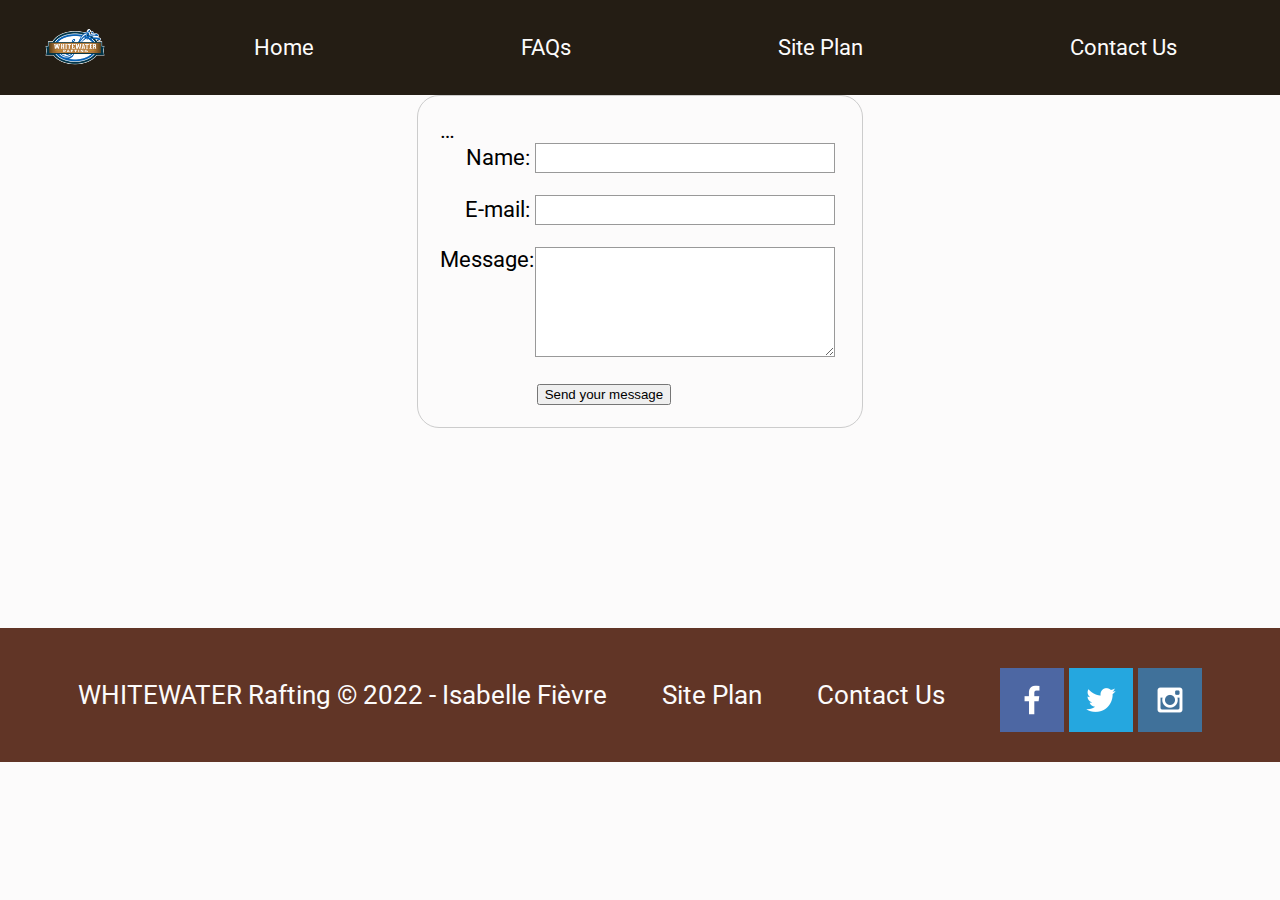
<file: wwr/contactus.html>
<!DOCTYPE html>
<html lang="en">
<head>
    <meta charset="UTF-8">
    <meta http-equiv="X-UA-Compatible" content="IE=edge">
    <meta name="viewport" content="width=device-width, initial-scale=1.0">
    <title>Contact Us</title>
    <link rel="stylesheet" href="styles/style.css">
</head>
<body>
    <div id="content">
        <header>
            <a id="logo_link" href="index.html">
                <img class="logo" src="images/WWR_Logo1.png" alt="WHITEWATER Rafting Logo">
            </a>
            <nav>
                <a href="index.html">Home</a>
                <a href="faqs.html">FAQs</a>
                <a href="site-plan-rafting.html">Site Plan</a>
                <a href="contactus.html">Contact Us</a>
            </nav>
        </header>       
        <main>
            <div id="feedback"></div>
            <form action="/my-handling-form-page" method="post">…
                <ul>
                    <li>
                      <label for="name">Name:</label>
                      <input type="text" id="name" name="user_name">
                    </li>
                    <li>
                      <label for="mail">E-mail:</label>
                      <input type="email" id="mail" name="user_email">
                    </li>
                    <li>
                      <label for="msg">Message:</label>
                      <textarea id="msg" name="user_message"></textarea>
                    </li>
                    <li class="button">
                        <button type="submit">Send your message</button>
                    </li>
                </ul>
            </form>
        </main>
        <footer>
            <p>WHITEWATER Rafting &copy; 2022 - Isabelle Fièvre</p>
            <p><a href="site-plan-rafting.html">Site Plan</a></p>
            <p><a href="contactus.html">Contact Us</a></p>
            <div class="social">
                <a href="https://facebook.com" target="_blank">
                <img src="images/facebook.png" alt="fb icon">
                </a>
                <a href="https://twitter.com" target="_blank">
                    <img src="images/twitter.png" alt="twitter icon">
                </a>
                <a href="https://instagram.com" target="_blank">
                    <img src="images/instagram.png" alt="instagram icon">
                </a>
            </div>
        </footer>
    </div>
    <script>
        // get the feedback div element so we can do something with it.
        const feedbackElement = document.getElementById('feedback');
        // get the form so we can read what was entered in it.
        const formElement = document.forms[0];
        // add a 'listener' to wait for a submission of our form. When that happens run the code below.
        formElement.addEventListener('submit', function(e) {
            // stop the form from doing the default action.
            e.preventDefault();
            // set the contents of our feedback element to a message letting the user know the form was submitted successfully. Notice that we pull the name that was entered in the form to personalize the message!
            feedbackElement.innerHTML = 'Hello '+ formElement.user_name.value +'! Thank you for your message. We will get back with you as soon as possible!';
            // make the feedback element visible.
            feedbackElement.style.display = "block";
            // add a class to move everything down so our message doesn't cover it.
            document.body.classList.toggle('moveDown');
        });
    </script>  
</body>
</html>
</file>
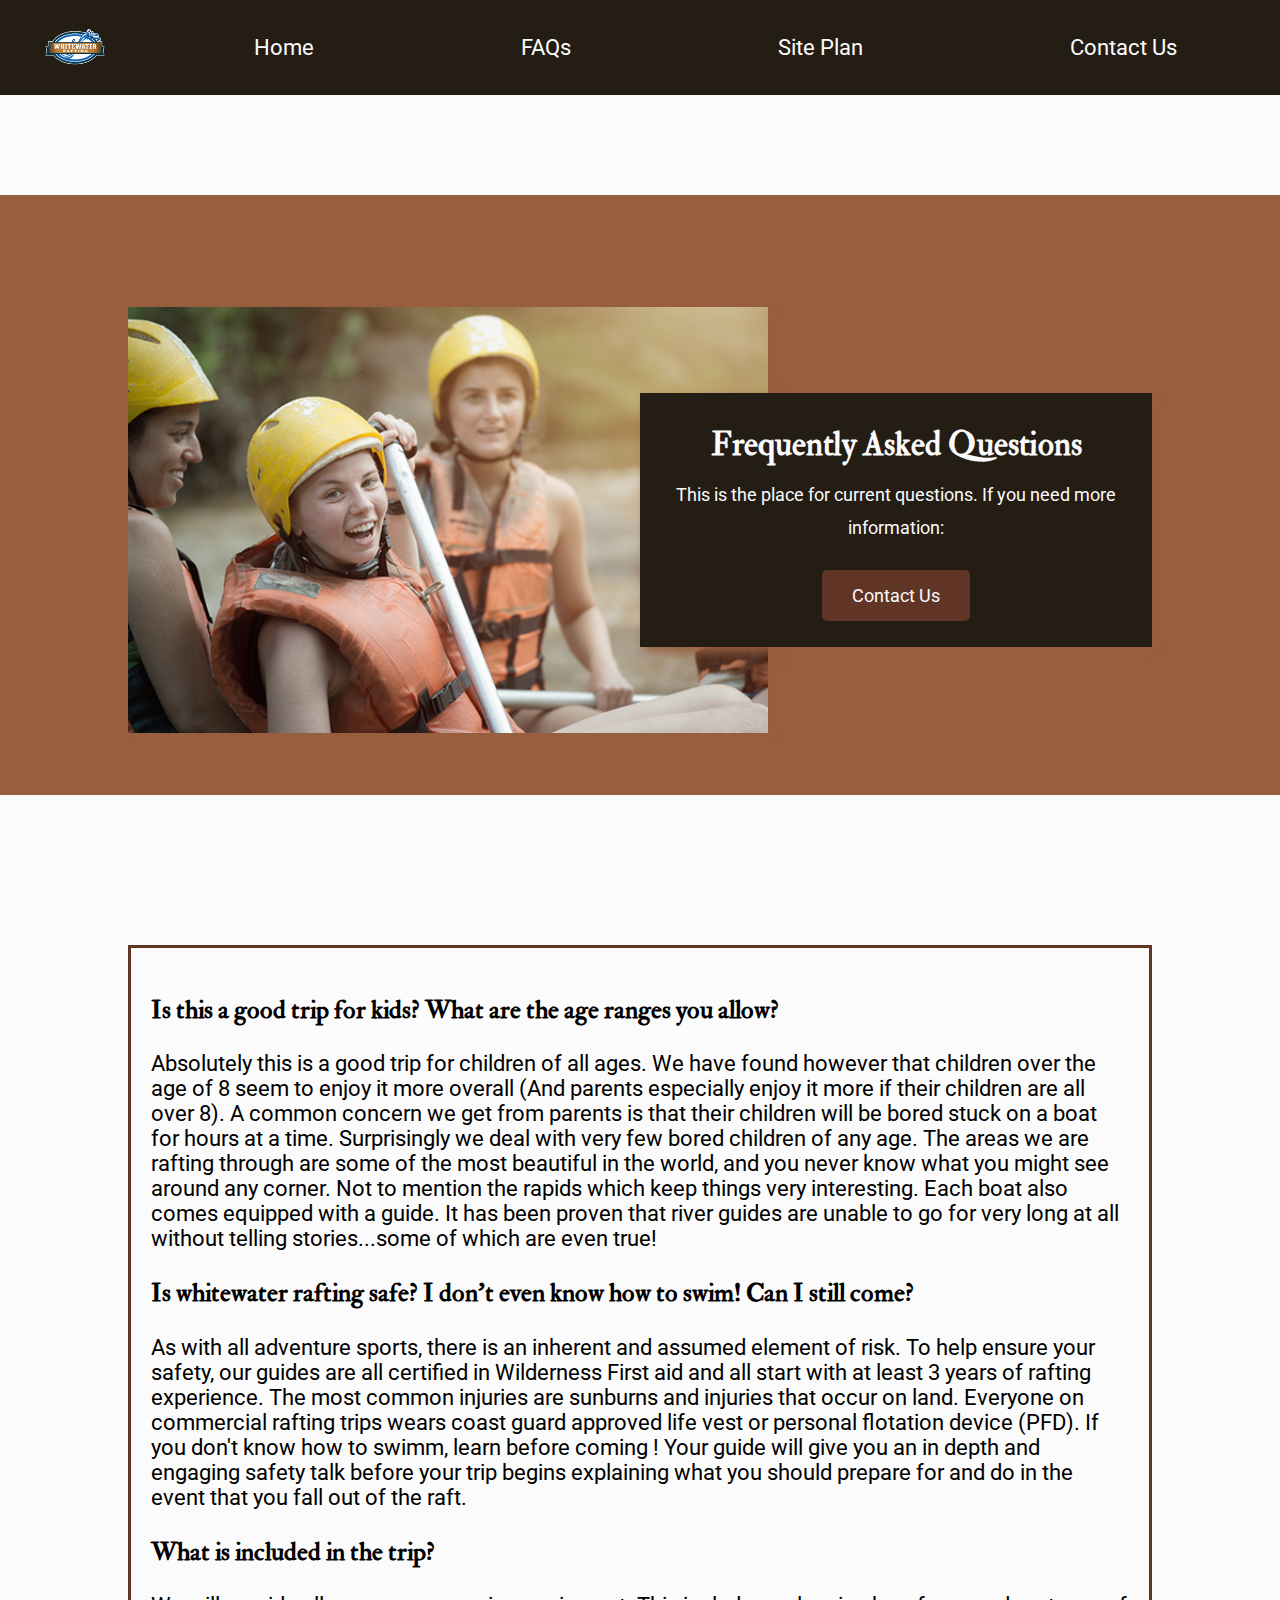
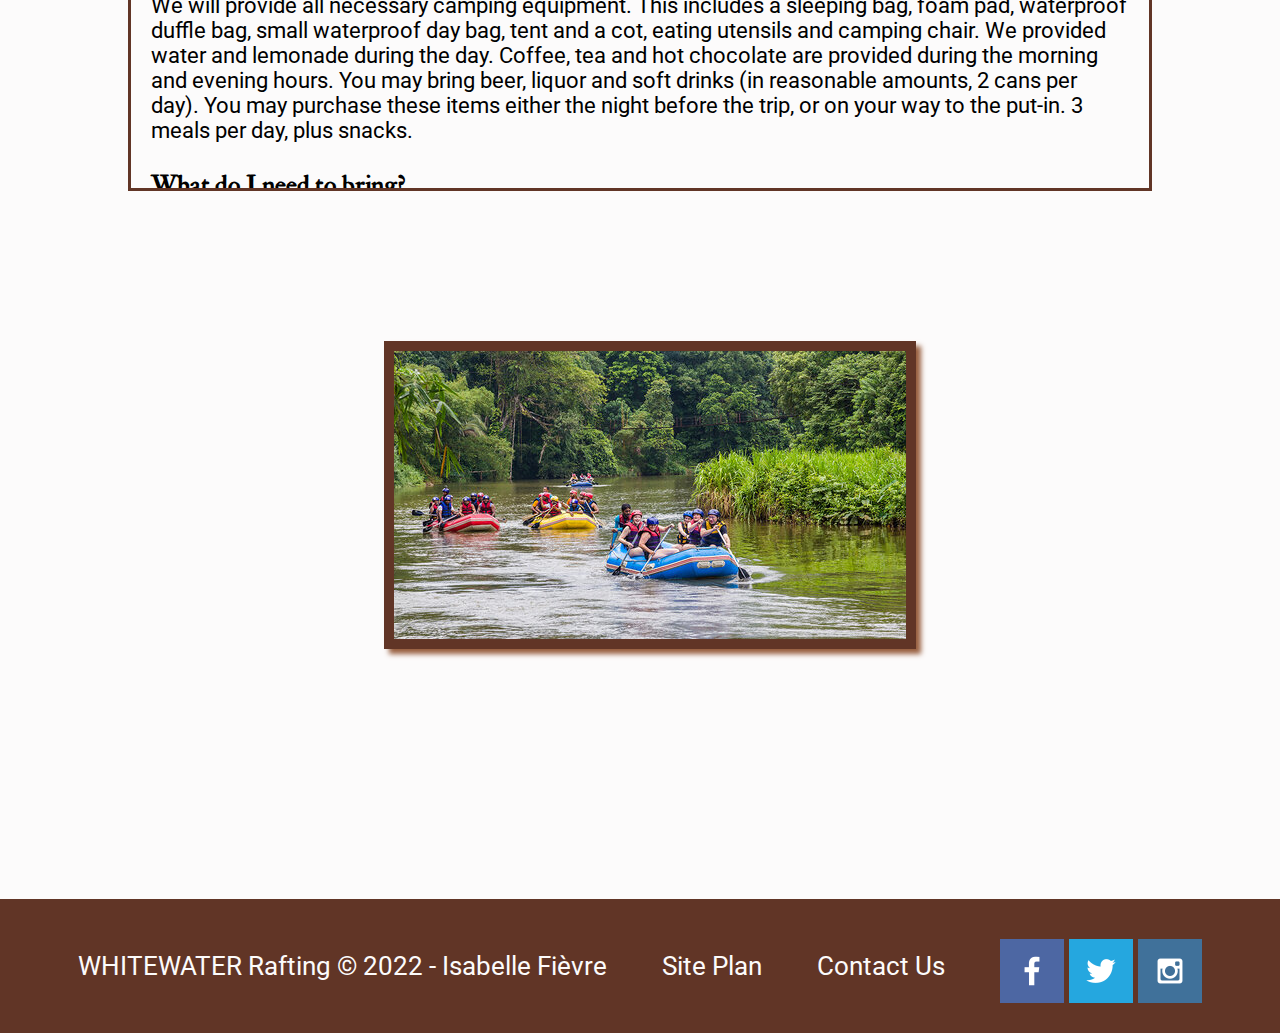
<file: wwr/faqs.html>
<!DOCTYPE html>
<html lang="en">
<head>
    <meta charset="UTF-8">
    <meta http-equiv="X-UA-Compatible" content="IE=edge">
    <meta name="viewport" content="width=device-width, initial-scale=1.0">
    <title>FAQS</title>
    <link rel="stylesheet" href="styles/style.css">
</head>
<body>
    <div id="content">
        <header>
            <a id="logo_link" href="index.html">
                <img class="logo" src="images/WWR_Logo1.png" alt="WHITEWATER Rafting Logo">
            </a>
            <nav>
                <a href="index.html">Home</a>
                <a href="faqs.html">FAQs</a>
                <a href="site-plan-rafting.html">Site Plan</a>
                <a href="contactus.html">Contact Us</a>
            </nav>
        </header>
        <main class="faqs-grid">
            <div id="background-faqs"></div>
            <img class="rafting" src="images/rafting21_600.png" alt="rafting">
            <section class="msg-faqs">
                <h2>Frequently Asked Questions</h2>
                <p>This is the place for current questions. 
                If you need more information:</p>
                <a class="contact" href="contactus.html">Contact Us</a>
            </section>
            <section class="text-faqs">
                <h3>Is this a good trip for kids? What are the age ranges you allow?</h3>
                <p>Absolutely this is a good trip for children of all ages. We have found however that children over the age of 8 seem to enjoy it more overall (And parents especially enjoy it more if their children are all over 8). A common concern we get from parents is that their children will be bored stuck on a boat for hours at a time. Surprisingly we deal with very few bored children of any age. The areas we are rafting through are some of the most beautiful in the world, and you never know what you might see around any corner. Not to mention the rapids which keep things very interesting. Each boat also comes equipped with a guide. It has been proven that river guides are unable to go for very long at all without telling stories...some of which are even true!</p> 
                <h3>Is whitewater rafting safe? I don't even know how to swim! Can I still come?</h3>
                <p>As with all adventure sports, there is an inherent and assumed element of risk. To help ensure your safety, our guides are all certified in Wilderness First aid and all start with at least 3 years of rafting experience. The most common injuries are sunburns and injuries that occur on land.
                    Everyone on commercial rafting trips wears coast guard approved life vest or personal flotation device (PFD). If you don't know how to swimm, learn before coming ! Your guide will give you an in depth and engaging safety talk before your trip begins explaining what you should prepare for and do in the event that you fall out of the raft.</p>
                <h3>What is included in the trip?</h3>
                <p>We will provide all necessary camping equipment. This includes a sleeping bag, foam pad, waterproof duffle bag, small waterproof day bag, tent and a cot, eating utensils and camping chair.
                    We provided water and lemonade during the day. Coffee, tea and hot chocolate are provided during the morning and evening hours. You may bring beer, liquor and soft drinks (in reasonable amounts, 2 cans per day). You may purchase these items either the night before the trip, or on your way to the put-in. 3 meals per day, plus snacks.</p>
                <h3>What do I need to bring?</h3>
                <p>The most effective way to plan for temperature and weather changes in the Canyon is to be prepared for both hot & dry and cold & wet Rain jacket and rain pants- do not bring ponchos Quick dry shirts and shorts long sleeve cotton shirt and pants- helps keep you cooler on hot days. Button down shirts provide more sun protection on the neck Light Weight Cotton Pant, Nylon Pant or Sarong the best thing for men to wear are swim trunks as shorts if you are cold natured, bring polypropylene long underwear top and bottom Women wear swim suits or quick dry underwear and sport bras as a base layer during the day. Over the base layer, wear a pair of quick dry shorts and the shirt of your choice (polypropylene if you are cold, cotton if you are hot). Two piece swim suits are convenient when changing or going to the bathroom. hat- large brim hat offers protection from the sun with a good quality strap. Sunglasses with strap socks- used for hiking and to protect your feet from the sun. sandals or water shoes- if not used to hiking in these, bring a pair of shoes you have hiked in before camper wear: Bring something comfortable to wear around camp. Cotton dresses, skirts and sarongs are all popular options. Sleep wear: You might choose to sleep in your camp wear. Otherwise, you might like to bring something comfortable to sleep in. water bottle small day pack for hikes moisturizing lotion headlamp or flashlight moleskin waterproof sunscreen and lip balm optional items: gloves fleece jacket towel bandana small pillow hygiene products: toothpaste, toothbrush, tissue, nail clippers, feminine hygiene products, extra eyeglasses or contacts, biodegradable soap and shampoo camera equipment book, watercolors, journal and pen.</p>
                <h3>What is so great about whitewater rafting anyway?</h3>
                <p>Are you kidding me! What's not great about whitewater rafting!...Let's describe a common day on the river.
                    Arise in the soft light of the early morning after a night spent sleeping under a beautiful starry sky. Have a hearty warm breakfast of fresh blueberry pancakes or omelets to order, then pack your things and prepare for the day. The day is filled with some combination of swift water, rapids, calms, hikes, history, geology, stories, and more good food. We try to hit camp around 4 or 5, after setting up your cot you can relax with a good book or good company by the river, or explore around camp while your guides prepare your dinner...something perhaps like steak and potatoes, or grilled salmon...and dutch oven brownies...you won't forget the dutch oven brownies. After dinner it's more relaxing, and you might even be able to talk your guide into another story or two to send you off to bed under more stars than you thought were possible.</p>
                <h3>How far in advance should I book my trip?</h3>
                <p>If you have specific dates you need, we recommend booking a year in advance. If you can be more flexible 6 months in advance is usually sufficient.</p>
            </section>
            <img class="card-faqs-img" src="images/rafting15_600.jpg" alt="rafting-groups">
                   
        </main>
        <footer>
            <p>WHITEWATER Rafting &copy; 2022 - Isabelle Fièvre</p>
            <p><a href="site-plan-rafting.html">Site Plan</a></p>
            <p><a href="contactus.html">Contact Us</a></p>
            <div class="social">
                <a href="https://facebook.com" target="_blank">
                <img src="images/facebook.png" alt="fb icon">
                </a>
                <a href="https://twitter.com" target="_blank">
                    <img src="images/twitter.png" alt="twitter icon">
                </a>
                <a href="https://instagram.com" target="_blank">
                    <img src="images/instagram.png" alt="instagram icon">
                </a>
            </div>
        </footer>
    </div>
</body>
</html>
</file>
<file: ifteaching/styles/style.css>
@import url('https://fonts.googleapis.com/css2?family=Almarai:wght@400;700&display=swap');

#content {
    max-width: 1600px;
    margin: 0 auto;
}

body {
    background-color: #444444;
    font-family: 'Almarai', arial, sans-serif;
    font-size: 22px;
    margin: 0;
    padding: 0;
}

h2 {
    margin: 0;
}

nav a {
    text-align: center;
    color : #fcfbfb;
    text-decoration: none;
    padding: 35px;
    margin-top: 10px;
}

header {
    display: grid;
    grid-template-columns: 150px auto;
    background-color: #444444;
    border-bottom: 2px solid #137DC5;
}

nav {
    display: flex;
    justify-content: space-around;
    font-size: larger;
    font-weight: bold;
}

#logo_link {
    padding-top: 5px;
    justify-self: center;
    align-self: center;

}

nav a:hover {
    background-color: #696969;
    color: #137DC5;
    text-shadow: 5px 5px 10px black;
    font-weight: bold;
}

.home-grid {
    display: grid;
    grid-template-columns: repeat(10, 10%);
}


.coeur {
    width: 100%;
    height: auto;
    grid-column:2/5;
    margin-top: 150px;
}

.msg-home {
    grid-column: 6/10;
    margin-top: 150px;
    margin-left: 30px;
    margin-right: 30px;
    border-radius: 10px 60px;
    padding-top: 10px;
    padding-bottom: 10px;
    padding-left: 15px;
    padding-right: 15px;
    align-self: center;
    text-align: center;
    background-color: #696969;
    border: 5px solid #137DC5;
    transition: transform .5s;
    box-shadow: 5px 5px 5px #696969;
}

.msg-home:hover, footer .social img:hover {
    opacity: .6;
    transform: scale(1.1);
}

footer {
    color: #fcfbfb;
    padding: 25px 50px;
    margin-top: 200px;
    display: flex;
    justify-content: space-around;
    align-items: center;
    border-top: 2px solid #137DC5;
}

footer a {
    text-decoration: none;
    color: #fcfbfb;
}

footer {
    font-size: 1.2em;
}

footer a:hover {
    text-decoration: underline;

}

footer .social img {
    border-radius: 50%;
    border: 2px solid #696969;
}

p a {
  margin-left: 400px;
}

/* projects */


  button {
  background-color: #696969;
  border-color: #444444;
  border-style: solid;
  border-radius: 10px;
  padding: 5px;
  box-shadow: 5px 5px 5px #137DC5;
  font-size: x-small;
  }
  
  .button1:hover, .button2:hover, .button3:hover, .button4:hover {
    opacity: .6;
    transform: scale(1.1); 
}

button:hover {
  background-color: #444444;
  color: #fcfbfb;
  border: none;
  box-shadow: none;
}

  .project-grid {
    display: grid;
    grid-template-columns: repeat(12, 8%);
    justify-items: center;
    grid-template-rows: 20% 20% 15% 10% 35%;
    margin-top: 150px;
    justify-content: center;
  }
  
  .card1-project {
    grid-column: 4/5;
    grid-row: 1/2;
    z-index: 1; 
    align-self: end;
  }

  .card2-project {
    grid-column: 9/10;
    grid-row: 2/3;
    z-index: 1;
    align-self: start;
  }

  .card1-project, .card2-project {
    border: 2px solid #444444;
    border-radius: 5px;
    width: 70%;
    transition: transform .5s;
    box-shadow: 5px 5px 5px #444444;
    padding: 5px;
    margin: 10px
  }

  .card1-project:hover, .card2-project:hover {
    transform: scale(2);
    box-shadow: none;
    border: none;
  }

   .text {
    height: 200px;
    width: 100%;
    text-align: center;
    align-self: center;
    background-color: #696969;
    border-top-left-radius: 10px;
    border-top-right-radius: 10px;
    border-bottom-left-radius: 10px;
    border-bottom-right-radius: 10px;
    padding: 10px;
  }

  .text{
    z-index: 0;
    grid-column: 3/11;
    grid-row: 1/3;
    justify-content: center;
  }

  .text h2 {
    margin-top: 50px;
    
  }

  .button1 {
    margin-top: 100px;
   grid-column: 3/5;
    grid-row: 3/4;
    transition: transform .5s;
  }
  
  .button2 {
    margin-top: 100px;
    grid-column: 5/7;
    grid-row: 3/4;
    transition: transform .5s;
  }
  
  .button3 {
    margin-top: 100px;
    grid-column: 7/9;
    grid-row: 3/4;
    transition: transform .5s;
  }
  
  .button4 {
    margin-top: 100px;
    grid-column: 9/11;
    grid-row: 3/4;
    transition: transform .5s;
  }


  .span1, .span2, .span3, .span4 {
    text-align: left;
    margin-top: 100px;
    grid-column: 3/11; 
    grid-row: 5/6;
  }

  .span1, .span2, .span3, .span4 {
    padding: 20px;
    color: #fcfbfb;
    overflow: auto;
  }

  /* width */
::-webkit-scrollbar {
  width: 10px;
}

/* Track */
::-webkit-scrollbar-track {
  background: #f1f1f1;
  border-radius: 10px;
}

/* Handle */
::-webkit-scrollbar-thumb {
  background: #696969;
  border-radius: 10px;
}

/* Handle on hover */
::-webkit-scrollbar-thumb:hover {
  background: #137DC5;
}


  .dot {
    height: 25px;
    width: 25px;
    margin-top: 150px;
    background-color: #444444;
    border:2px solid #696969;
    border-radius: 50%;
    display: inline-block;
  }

  .work {
    display: inline-block;
    text-align: center;
    color : #fcfbfb;
    border-radius: 6px;
    text-decoration: underline;
    padding: 35px;
  }

  .work:hover {
    background-color: #696969;
    margin: 20px;
    color: #137DC5;
    text-shadow: 5px 5px 10px black;
    font-weight: bold;
  }

/*origins*/
 

.origins-grid {
  display: grid;
  grid-template-columns: repeat(10, 10%);
  justify-items: center;
  grid-template-rows: 20% 20% 10% 20% 30%;
  gap: 10px;
  margin-top: 150px;
  margin-left: 40px;
}
  
.text1 {
  height: 200px;
  align-self: center;
  justify-content: center;
  align-content: center;
  background-color: #696969;
  border-top-left-radius: 10px;
  border-top-right-radius: 10px;
  border-bottom-left-radius: 10px;
  border-bottom-right-radius: 10px;
  padding-left: 50px;
  padding-right: 350px;
}

.text1{
  z-index: 0;
  grid-column: 2/9;
  grid-row: 1/3;
}

.text1 h2 {
  margin-top: 30px;
  text-align: left; 
}

.text1 {
  text-align: left;
}

.card-origins {
  border: 2px solid #444444;
  border-radius: 5px;
  width: 100%;
  transition: transform .5s;
  box-shadow: 5px 5px 5px #444444;
  padding: 5px;
  margin: 10px;
}

.card-origins  {
  grid-column: 7/8;
  grid-row: 1/3;
  z-index: 1;
  align-self: center;
}

.card-origins:hover {
  transform: scale(2.5);
  box-shadow: none;
  border: none;
}

.button11 {
  border-radius: 5px;
  margin-top: 100px;
  padding-top: 5px;
  padding-left: 5px;
  padding-right: 5px;
  padding-bottom: 5px;
  justify-content: center;
  grid-column: 4/7;
  grid-row: 3/4;
  transition: transform .5s;
}

.button22 {
  border-radius: 5px;
  margin-top: 100px;
  padding-left: 15px;
  padding-right: 15px;
  padding-top: 15px;
  justify-content: center;
  grid-column: 2/4;
  grid-row: 3/4;
  transition: transform .5s;
}


.button44 {
  border-radius: 5px;
  margin-top: 100px;
  padding-left: 15px;
  padding-right: 15px;
  padding-top: 15px;
  justify-content: center;
  grid-column: 7/9;
  grid-row: 3/4;
  transition: transform .5s;
}
.button11:hover, .button22:hover, .button44:hover {
  transform: scale(1.5);
}


.span11, .span22, .span44 {
  text-align: left;
  margin-top: 100px;
  grid-column: 2/9;
  grid-row: 5/6; 
}

.span11, .span22, .span44 {
  padding-left: 10px;
  padding-right: 10px;
  color: #fcfbfb;
  overflow: auto;
  margin-bottom: 10px;
}





/*don't write after this*/

@media screen and (max-width: 900px) {
    .home-grid {
        display: block;
        height: auto;
    }
    nav, footer {
        flex-direction: column;
    }
    nav a {
        display: block;
        padding: 15px;
    }
   
    .project-grid {
      display: block;
      height: auto;
  }

    .origins-grid {
      display: block;
      height: auto;
  }

    .msg-home {
      margin-top: 20px;
      margin-bottom: 40px;
    }
  
    .text{
      width: 70%;
      height: 70%;
      font-size: 70%;
      text-align: center;
      justify-self: center;
      margin-left: 20px;
      padding: 10px;
      margin-left: 12%;
    }
    .text h2 {
      margin-top: 0px;
    } 

    .text1 h2 {
      text-align: center;
    }    

    .text1 {
      width: 60%;
      height: 70%;
      font-size: 70%;
      text-align: center;
      justify-self: center; 
      padding: 10px;
      margin-left: 12%;
      margin-bottom: 10px;
    }


    .card-origins {
      width: 60%;
      align-self: center;
      margin-left: 12%;
      margin-top: 10px;
    }

    .button1, .button2, .button3, .button4, .span1, .span2, .span3, .span4 {
      align-self: center;
      margin: 10px;
      margin-left: 10%;
    }


    .card-button {
      width: 80%;
      align-self: center;
    }

    .card1-project, .card2-project {
      width: 40%;
      align-self: center;
      margin-left: 25%;
    }

    #background {
        display: none;
    }
    
    footer {
        margin-top: 25px;
    }

    p a {
      margin-left: 0px;
    }

    .work {
      display: block;
    }
  
    .dot {
      margin-top: 10px;
    }

}
</file>
<file: wwr/styles/style.css>
@import url('https://fonts.googleapis.com/css2?family=IM+Fell+Double+Pica&family=Roboto&display=swap');

#content {
    max-width: 1600px;
    margin: 0 auto;
}

body {
    background-color: #fcfbfb;
    font-family: Roboto, Helvetica, sans-serif;
    font-size: 22px;
    margin: 0;
    padding: 0;
}

h2 {
    margin: 0;
}

#logo_link {
    padding-top: 5px;
}

nav a {
    text-align: center;
    color : #fcfbfb;
    text-decoration: none;
    padding: 35px;
}

.home-title, .msg h2 {
    font-family: "IM Fell Double Pica", 'Times New Roman', serif;
}

.home-title {
    font-size: 2em;
    margin-top: 10px;
}

#hero-msg h1 {
    text-align: center;
}

#hero-msg h4  {
    text-align: center;
}

.button-box {
    text-align: center;
}

main section {
    text-align: center;
}

header {
    display: grid;
    grid-template-columns: 150px auto;
    background-color: #241d14;
}

nav {
    display: flex;
    justify-content: space-around;
}

#logo_link {
    padding-top: 5px;
    justify-self: center;
    align-self: center;
}

nav a:hover {
    background-color: #613526;
    color: #fcfbfb;
}

#hero {
    display: grid;
    grid-template-columns: 1fr 3fr 1fr;
    margin-top: -100px;
}

#hero-box {
    grid-column: 1/4;
    grid-row: 1/3;
    z-index: -1;
}

#hero-msg {
    grid-column: 2/3;
    grid-row: 1/2;
    margin-top: 100px;
}

.book, .join {
    background-color: #613526;
    color: #fcfbfb;
    text-decoration: none;
    font-size: 18px;
    padding: 15px 30px;
    margin-top: 50px;
    border-radius: 5px;
}

.book:hover, .join:hover {
    background-color: #985f3f;
}

.home-grid {
    display: grid;
    grid-template-columns: repeat(10, 10%);
}

.rivers-card {
    grid-column: 2/4;
    grid-row: 2/3;
}

.camping-card {
    grid-column: 8/10;
    grid-row: 2/3;
}

.rapids-card {
    grid-column: 5/7;
    grid-row: 2/3;   
}

#background {
    height: 725px;
    background-color: #985f3f;
    margin-bottom: 100px;
    grid-column: 1/11;
    grid-row: 4/9;
}

.mountains {
    width: 100%;
    grid-column: 2/7;
    grid-row: 5/8;
    box-shadow: 5px 5px 10px #985f3f;
}

.msg {
    background-color: #241d14;
    color: #fcfbfb;
    line-height: 1.5em;
    padding: 35px;
    grid-column: 6/10;
    grid-row: 6/7;
    box-shadow: 5px 5px 10px #985f3f;
}

.rivers-card, .camping-card, .rapids-card {
    margin: 200px 0;
}

.card-img {
    border: 10px solid #613526;
    width: 100%;
    transition: transform .5s;
    box-shadow: 5px 5px 5px #985f3f;
}

.card-img:hover {
    opacity: .6;
    transform: scale(1.1);
}

.msg p {
    font-size: .8em;
    padding-bottom: 15px;
}

main section img {
    box-sizing: border-box;
}

footer {
    background-color: #613526;
    color: #fcfbfb;
    padding: 25px 50px;
    margin-top: 200px;
    display: flex;
    justify-content: space-around;
    align-items: center;
}

.logo {
    width: 80px;
}

.icon {
    width: 80px;
}

#hero-img {
    width: 100%;
}

footer a {
    color: #fcfbfb;
    text-decoration: none;
}

footer p {
    font-size: 1.2em;
}

footer p a:hover {
    text-decoration: underline;

}

footer .social img {
    padding-top: 15px;
}

/* faqs */

.contact {
    background-color: #613526;
    color: #fcfbfb;
    text-decoration: none;
    font-size: 18px;
    padding: 15px 30px;
    margin-top: 50px;
    border-radius: 5px;
}

.contact:hover {
    background-color: #985f3f;
}

.msg-faqs h2, .text-faqs h3 {
    font-family: "IM Fell Double Pica", 'Times New Roman', serif;
}

.faqs-grid {
    display: grid;
    grid-template-columns: repeat(10, 10%);
}

#background-faqs {
    height: 600px;
    background-color: #985f3f;
    margin-top: 100px;
    margin-bottom: 150px;
    grid-column: 1/11;
    grid-row: 1/6;
    z-index: -1;
}

.rafting {
    width: 100%;
    grid-column: 2/7;
    grid-row: 2/5;
    box-shadow: 5px 5px 10px #985f3f;
    z-index: 0;
}

.msg-faqs {
    background-color: #241d14;
    color: #fcfbfb;
    line-height: 1.5em;
    padding: 35px;
    grid-column: 6/10;
    grid-row: 3/4;
    box-shadow: 5px 5px 10px #985f3f;
    z-index: 1;
}

.msg-faqs p {
    font-size: .8em;
    padding-bottom: 15px;
}

.text-faqs {
    grid-column: 2/10;
    grid-row: 7;
    height: 800px;
    overflow: auto;
    text-align: left;
    padding: 20px;
    border-style: solid ;
    border-color: #613526;
}

.card-faqs-img {
    border: 10px solid #613526;
    width: 100%;
    transition: transform .5s;
    box-shadow: 5px 5px 5px #985f3f;
}

.card-faqs-img:hover {
    opacity: .6;
    transform: scale(1.1);
}

.card-faqs-img {
    margin-top: 150px;
    margin-bottom: 50px;
    grid-column: 4/8;
    grid-row: 20;   
}

/*Contact US*/

form {
    /* Center the form on the page */
    margin: 0 auto;
    width: 400px;
    /* Form outline */
    padding: 1em;
    border: 1px solid #ccc;
    border-radius: 1em;
  }

  ul {
    list-style: none;
    padding: 0;
    margin: 0;
  }
  
  form li + li {
    margin-top: 1em;
  }
  
  label {
    /* Uniform size & alignment */
    display: inline-block;
    width: 90px;
    text-align: right;
  } 

  input,
textarea {
  /* To make sure that all text fields have the same font settings
     By default, textareas have a monospace font */
  font: 1em sans-serif;

  /* Uniform text field size */
  width: 300px;
  box-sizing: border-box;

  /* Match form field borders */
  border: 1px solid #999;
}

input:focus,
textarea:focus {
  /* Additional highlight for focused elements */
  border-color: #000;
}

textarea {
  /* Align multiline text fields with their labels */
  vertical-align: top;

  /* Provide space to type some text */
  height: 5em;
}

.button {
    /* Align buttons with the text fields */
    padding-left: 90px; /* same size as the label elements */
  }
  
  button {
    /* This extra margin represent roughly the same space as the space
       between the labels and their text fields */
    margin-left: 0.5em;
  }

  #feedback {
    background-color: antiquewhite;
    position: absolute;
    top: 0;
    left: 0;
    right: 0;
    padding: .5em;
    /* make this element invisible until we are ready for it */
    display: none;      
}
.moveDown {
    margin-top: 3em;
}



@media screen and (max-width: 900px) {
    #hero, .home-grid {
        display: block;
        height: auto;
    }
    nav, footer {
        flex-direction: column;
    }
    nav a {
        display: block;
        padding: 15px;
    }
    #hero {
        margin-top: 0;
    }
    #hero-msg {
        margin-top: 0;
    }
    #hero-msg h4 {
        display: none;
    }
    .home-title {
        font-size: 25px;
        color: #6f7364;
    }
    .rivers-card, .camping-card, .rapids-card { 
        margin: 50px auto;
        width: 60%;
    }
    #background {
        display: none;
    }
    .mountains, .msg {
        width: 80%;
        display: block;
        margin: 0 auto;
    }
    footer {
        margin-top: 25px;
    }
}
@media screen and (max-width: 700px) {
    footer p {
        font-size: 1rem;
    }
 }
 @media screen and (max-width: 400px) {
    footer p {
        font-size: 0.6rem;
    }
 }
</file>
<file: positionstyles.css>
/* CSS - Name: "positionstyles.css" */
/* Activity 1 styles */
.content1 {
  /* This is the parent of the activity 1 boxes. */
  display: grid;
  grid-template-columns: 1fr 1fr;
  justify-items: center;
  grid-gap: 20px;
}
.red1 { 
  width: 100%; 
  height: 100px; 
  background-color: red; 
  grid-column: 1/3;
} 
.green1 {
  width: 200px; 
  height: 200px; 
  background-color: green; 
} 
.yellow1 {
  width: 200px; 
  height: 200px; 
  background-color: gold; 
} 
.blue1 {
  width: 100%; 
  height: 100px; 
  background-color: blue; 
  grid-column: 1/3;
} 
/* Activity 2 styles */ 
.content2 {
  /* This is the parent of the activity 2 boxes. */
  display: grid;
  grid-template-columns: 50px 50px 50px 50px 50px;
}
.red2 {
  width: 100px; 
  height: 100px; 
  background-color: red; 
  grid-column: 1/3;
  grid-row: 1/3;
} 
.green2 { 
  width: 100px; 
  height: 100px; 
  background-color: green; 
  grid-column: 2/4;
  grid-row: 2/4;
} 
.yellow2 {
  width: 100px; 
  height: 100px; 
  background-color: gold; 
  grid-column: 3/5;
  grid-row: 3/5;
} 
.blue2 {
  width: 100px; 
  height: 100px; 
  background-color: blue;
  grid-column: 4/6; 
  grid-row: 4/6;
  margin-bottom: 100px;

} 
/* Activity 3 styles */ 
.content3 {
  /* This is the parent of the activity 3 boxes. */
  display: grid;
  grid-template-columns: 1fr 1fr;
  justify-items: center;
  grid-column-gap: 80px;
  
}
.red3 {
  width: 100%; 
  height: 100px; 
  background-color: red;
  grid-column: 1/3; 
} 
.green3 {
  width: 100%; 
  height: 200px; 
  background-color: green;
  grid-column: 1/2;
} 
.yellow3 {
  width: 100%; 
  height: 200px; 
  background-color: gold; 
  grid-column: 2/3;
} 
.blue3 {
  width: 100%;
  height: 100px; 
  background-color: blue;
  grid-column: 1/3; 
} 
/* Activity 4 styles */ 
.content4 {
  /* This is the parent of the activity 4 boxes. */
  height: 400px;
  display: grid;
  grid-template-columns: 1fr 1fr;
}
.red4 {
  width: 100%; 
  height: 400px; 
  background-color: red; 
  grid-column: 1/2;
  grid-row: 1/4;
} 
.green4 {
  width: 100%; 
  height: 133px; 
  background-color: green; 
  grid-column: 2/3;
  grid-row: 1/2;
} 
.yellow4 {
  width: 100%; 
  height: 133px; 
  background-color: gold; 
  grid-column: 2/3;
  grid-row: 2/3;
} 
.blue4 {
  width: 100%; 
  height: 133px; 
  background-color: blue; 
  grid-column: 2/3;
  grid-row: 3/4;
} 
/* Activity 5 styles */ 
.content5 {
  /* This is the parent of the activity 5 boxes. */
  height: 400px;
}
.red5 { 
  width: 100%; 
  height: 100px; 
  background-color: red; 
} 
.green5 { 
  width: 200px; 
  height: 200px; 
  background-color: green; 
  float: left;
} 
.yellow5 {
  width: 100%; 
  height: 280px; 
  background-color: gold; 
  font-family: 'Times New Roman', Times, serif;
} 
.blue5 {
  width: 100%; 
  height: 100px; 
  background-color: blue; 
} 
/* Activity 6 styles */ 
.content6 {
  /* This is the parent of the activity 6 boxes. */
  display: grid;
  grid-template-columns: 100px 100px 100px 100px 100px;
  grid-template-rows: 100px 100px 100px 100px 100px; 
  margin-right: 60px;
  margin-left: 40px;
}
.red6 {
  width: 400px; 
  height: 200px; 
  background-color: red; 
  grid-column: 1/5;
  grid-row: 1/3;
  z-index: -1;
} 
.green6 {
  width: 200px; 
  height: 200px; 
  background-color: green; 
  grid-column: 1/3;
  grid-row: 5/7;
  z-index: 2;
} 
.yellow6 {
  width: 200px; 
  height: 400px; 
  background-color: gold; 
  grid-column: 5/7;
  grid-row: 3/7;
  z-index: 1;
} 
.blue6 {
  width: 400px; 
  height: 400px; 
  background-color: blue; 
  grid-column: 2/6;
  grid-row: 2/6;
  z-index: 0;
} 


/* Do not make any changes below here */
.activity {
  width: 70%; 
  margin: 20px auto; 
  font-family: Arial, sans-serif; 
  border: 1px solid black; 
  padding: 10px; 
  clear:both; 
  overflow: auto;
} 

.hint {
  border: 1px solid grey;
  background: #e0e0e0;
  padding: .5em;
  position: relative;
  margin: 1em 0;
}
.hint h3 {
  margin: 0;
}
.hint:hover {
  background: #d0d0d0;
}
.hint > div {
  display: none;
}

.hint input[type=checkbox] {
  position: absolute;
  width: 100%;
  height: 100%;
  opacity: 0;
  z-index: 1;
  cursor: pointer;
}

.hint input[type=checkbox]:checked ~ div {
  display: block;
}

.hint i {
  position: absolute;
  transform: translate(-6px, 0);
  margin-top: 16px;
  right: 10px;
  top: -3px;
}
.hint i:before, .hint i:after {
  content: "";
  position: absolute;
  background-color: black;
  width: 3px;
  height: 9px;
}
.hint i:before {
  transform: translate(2px, 0) rotate(45deg);
}
.hint i:after {
  transform: translate(-2px, 0) rotate(-45deg);
}

.hint input[type=checkbox]:checked ~ i:before {
  transform: translate(-2px, 0) rotate(45deg);
}
.hint input[type=checkbox]:checked ~ i:after {
  transform: translate(2px, 0) rotate(-45deg);
}
.hint a {
  position: relative;
  z-index: 1;
}
</file>
<file: ifteaching/styles/site-plan.css>
/* if you are using any Google fonts change the font names below to your fonts. 
Any spaces in your font name should be replaced with a +. 
Fonts are separated by a | */
@import url('https://fonts.googleapis.com/css2?family=Almarai:wght@400;700&display=swap');

:root {
  /* change the values below to your colors from your palette */
  --primary-color:  #444444  ;
  --secondary-color:#696969;
  --accent1-color:#137DC5  ;
  --accent2-color: #ffffff;

  /* change the values below to your chosen font(s) */
  --heading-font: 'Almarai', arial, sans-serif;
  --paragraph-font: 'Almarai', arial, sans-serif;

  /* these colors below should be chosen from among your palette colors above */
  --headline-color-on-white: #444444;  /* headlines on a white background */ 
  --headline-color-on-color: #ffffff; /* headlines on a colored background */ 
  --paragraph-color-on-white: #1a1a1a; /* paragraph text on a white background */ 
  --paragraph-color-on-color: #ffffff; /* paragraph text on a colored background */ 
  --paragraph-background-color: #444444 ;
  --paragraph-background-color1: #696969;
  --nav-link-color: #ffffff;
  --nav-background-color: #444444;
  --nav-hover-link-color: #137DC5;
  --nav-hover-background-color: #696969;
}


/*  Look around below...but DON'T CHANGE ANYTHING! */

body {
  max-width: 1200px;
  margin: 0 auto;
  padding: 4em;
  font-size: 18px;
  text-align: center;
}
img {
  display: block;
  margin: 0 auto;
}
h1, h2, h3, h4, h5, h6 {
  font-family: var(--heading-font);
  color: var(--headline-color-on-white);
}
h2 {
  text-align: center;
}
hr {
  height: 3px;
  margin: 35px 0;
  background: var(--accent1-color);
}
header {
  padding: 1em;
  text-align: center;
  color: var(--paragraph-color-on-color);
  background-color: var(--paragraph-background-color);
  letter-spacing: 0.1rem;
}
header > h1, header > h2 {
  color: var(--headline-color-on-color);
}

p {
  font-family: var(--paragraph-font);
  color: var(--paragraph-background-color);
  padding: 1em;
}

.colors {
  width: 100%;
  min-width: 350px;
  margin: 30px auto;
  text-align: center;
}
.colors th {
  background-color: #999;
}
.colors td{
  width: 25%;
  height: 3em;
}

.primary {
  background-color: var(--primary-color);
  color: #ffffff;
}
.secondary {
  background-color: var(--secondary-color);
}
.accent1 {
  background-color: var(--accent1-color);
}
.accent2{
  background-color: var(--accent2-color);
}

p.colored {
  background-color: var(--paragraph-background-color);
  color: var(--paragraph-color-on-color);
}

p.colored1 {
  background-color: var(--paragraph-background-color1);
  color: var(--paragraph-color-on-white);
}


nav {
  background-color: var(--nav-background-color);
  line-height: 3em;
  text-align: center;
  font-size: 1.2em;
}
nav  {
  list-style-type: none;
  display: flex;

}
nav a {
  padding:1em;
  min-width: 120px;
  text-decoration: none;
  padding: 10px;

}
nav a:link, nav a:visited {
  color: var(--nav-link-color);
}
nav a:hover {
  color: var(--nav-hover-link-color);
  background-color: var(--nav-hover-background-color);
}

.sitemap {
  display: grid;
  justify-content: center;

  grid-template-columns: repeat(6, 15%);
  grid-template-rows: 3em 1.5em 1.5em 3em;
  grid-template-areas: ". . home home . ."
    ". . . top . ."
    ". left left right right ."
    "page2 page2 . . page3 page3";
}
.sitemap > div {

  text-align: center;

}
.sm-home {
  grid-area: home;
  background-color: #ccc;
  line-height: 3em;
}
.sm-page2 {
  grid-area: page2;
  background-color: #ccc;
  line-height: 3em;
}
.sm-page3 {
  grid-area: page3;
  background-color: #ccc;
  line-height: 3em;
}

.top {
  grid-area: top;
  border-left: 1px solid;
}

.left {
  grid-area: left;
  border-top: 1px solid;
  border-left: 1px solid;
}

.right {
  grid-area: right;
  border-top: 1px solid;
  border-right: 1px solid;
}
</file>
